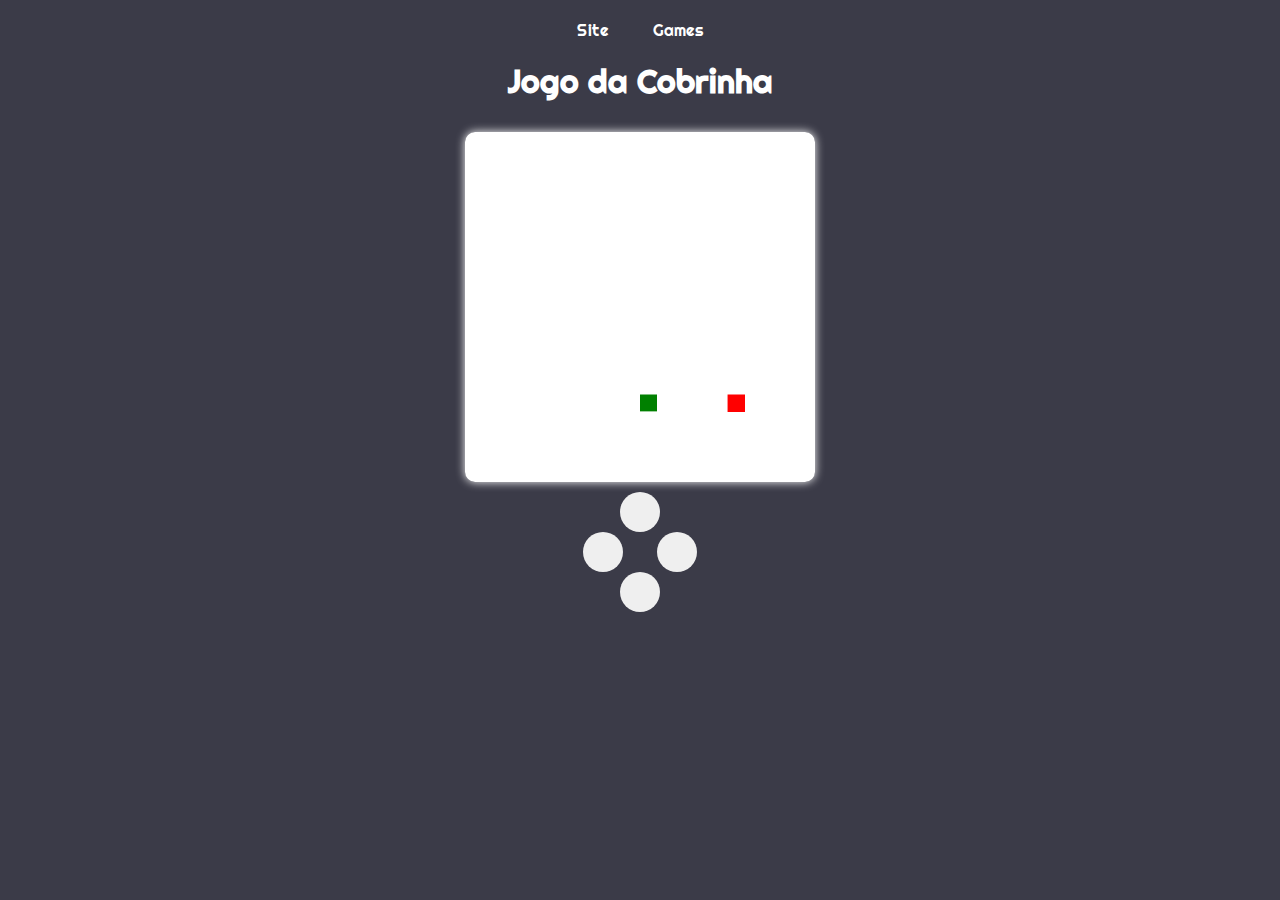
<file: jogo-da-cobrinha/index.html>
<!DOCTYPE html>
<html lang="pt-br">

<head>
    <meta charset="UTF-8">
    <meta http-equiv="X-UA-Compatible" content="IE=edge">
    <meta name="viewport" content="width=device-width, initial-scale=1.0">

    <link rel="stylesheet" href="style.css">
    <link rel="stylesheet" href="https://fonts.googleapis.com/icon?family=Material+Icons">
    <link rel="icon" href="../img/snake.ico">

    <title>Jogo da Cobrinha</title>

    <script>

    </script>
</head>

<body>

    <div id="buttons">
        <a href="/index.html">Site</a>
        <a href="/games.html">Games</a>
    </div>

    <h1>Jogo da Cobrinha</h1>
    <canvas id="stage" width="600" height="600"></canvas>



    <script src="script.js"></script>

    <!-- buttons for mobile -->
    <div class="buttons-game">
        <button class="praCima">
            <span class="material-icons">
                north
                </span>
        </button>

        <div>
            <button class="praEsquerda" style="margin-right: 30px;">
                <span class="material-icons">
                    west
                    </span>
            </button>

            <button class="praDireita">
                <span class="material-icons">
                    east
                    </span>
            </button>
        </div>

        <button class="praBaixo">
            <span class="material-icons">
                south
                </span>
        </button>
    </div>
</body>

</html>
</file>
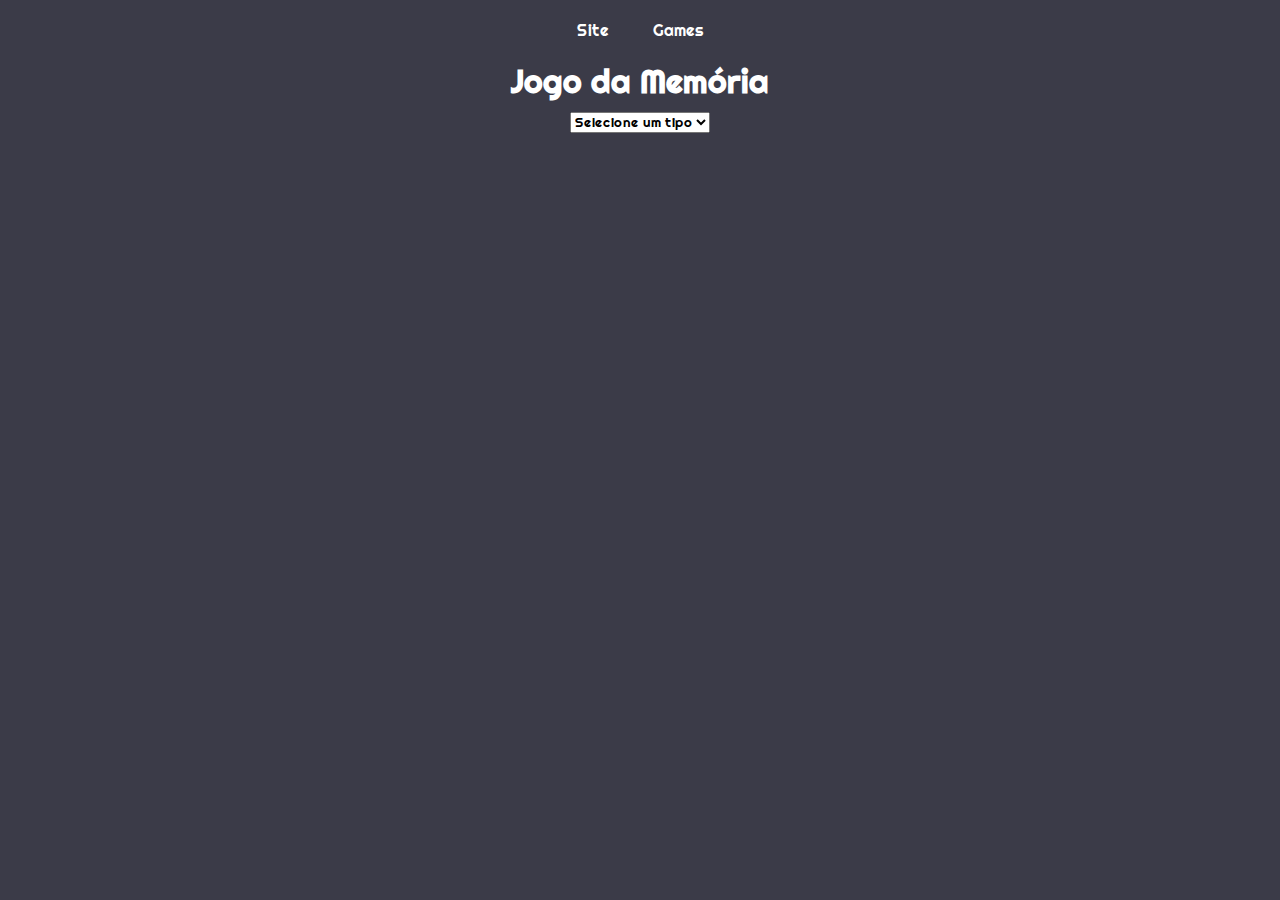
<file: jogo-da-memoria/index.html>
<!DOCTYPE html>
<html lang="pt-br">

<head>
    <meta charset="UTF-8">
    <meta http-equiv="X-UA-Compatible" content="IE=edge">
    <meta name="viewport" content="width=device-width, initial-scale=1.0">
    <title>Jogo da Memória</title>
    <link rel="stylesheet" href="style.css">
    <link href="https://fonts.googleapis.com/css2?family=Righteous&display=swap" rel="stylesheet">
    <link rel="icon" href="../img/cerebro.ico">

</head>

<body>
    <div id="buttons">
        <a href="/index.html">Site</a>
        <a href="/games.html">Games</a>
    </div>
    <h1>Jogo da Memória</h1>
    <div class="alinhaCentro">
        <select id="tipoSelecionado" onchange="selecionaTipo()">
            <option selected disabled>Selecione um tipo</option>
            <option value="tecnologias">Tecnologias</option>
            <option value="animais">Animais</option>
        </select>
    </div>

    <div id="gameBoard">
        <!-- <div id="1uh23uh41u4h" class="card" data-icon="bootstrap">
                <div class="card_front">
                    <img src="img/bootstrap.png">
                </div>
        
                <div class="card_back">
                    &lt / &gt
                </div>
            </div> -->
    </div>



    <div id="gameOver">
        <div>
            Parabéns, você completou o jogo!
        </div>
        <button id="restart" onclick="restart()">Restart</button>
    </div>

    <script src="game.js"></script>
    <script src="script.js"></script>
</body>

</html>
</file>
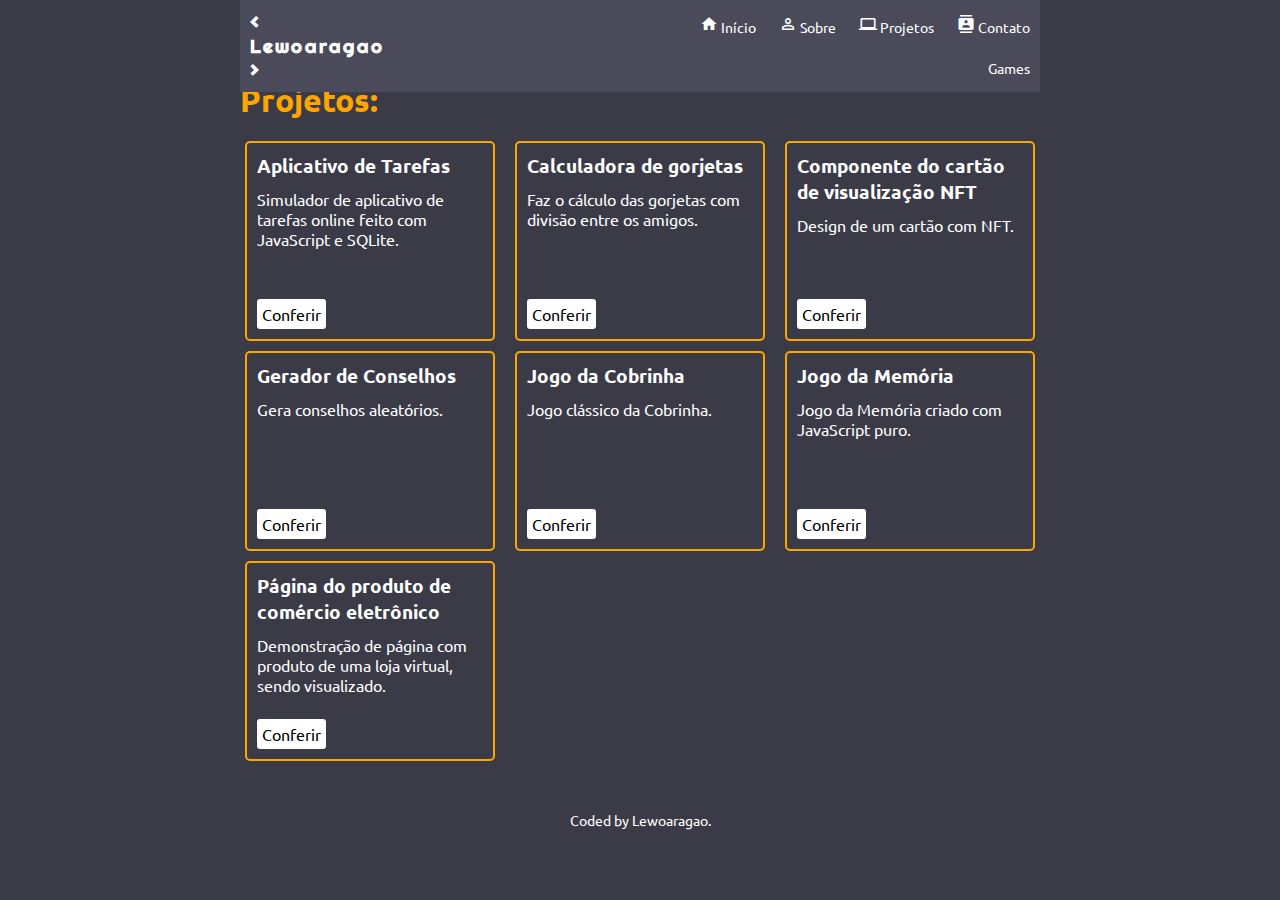
<file: projetos/index.html>
<!DOCTYPE html>
<html lang="pt-br">

<head>
    <!-- START SEO -->
    <!-- google start -->
    <!-- Google Tag Manager -->
    <script>
        (function (w, d, s, l, i) {
            w[l] = w[l] || [];
            w[l].push({
                'gtm.start': new Date().getTime(),
                event: 'gtm.js'
            });
            var f = d.getElementsByTagName(s)[0],
                j = d.createElement(s),
                dl = l != 'dataLayer' ? '&l=' + l : '';
            j.async = true;
            j.src =
                'https://www.googletagmanager.com/gtm.js?id=' + i + dl;
            f.parentNode.insertBefore(j, f);
        })(window, document, 'script', 'dataLayer', 'GTM-T48CBWD');
    </script>
    <!-- End Google Tag Manager -->
    
     <!-- Global site tag (gtag.js) - Google Analytics -->
     <script async src="https://www.googletagmanager.com/gtag/js?id=UA-220983904-1">
    </script>
    <script>
        window.dataLayer = window.dataLayer || [];

        function gtag() {
            dataLayer.push(arguments);
        }
        gtag('js', new Date());

        gtag('config', 'UA-220983904-1');
    </script>
    <!-- google end -->

    <meta charset="UTF-8">
    <meta http-equiv="X-UA-Compatible" content="IE=edge">
    <meta name="viewport" content="width=device-width, initial-scale=1.0">
    <meta name="lewoaragao" content="lewoaragao">
    <meta name="description" content="Oi, eu sou o Leonardo Aragão Desenvolvedor Front-end e Designer UX / UI.">
    <meta name="keywords"
        content="lewoaragao, leonardo aragao, leo aragao, sites, web, desenvolvimento, frontend, ui designer, ux designer, ux, designer programador, iuricode, front-end, designer, ui, leonardo, freelancer, freela, website, portfólio, portfolio, criacao de site">
    <meta name="robots" content="index, follow">
    <meta name="copyright" content="lewoaragao 2022">
    <meta name="revised" content="03/03/2022">
    <meta property="og:image" content="https://lewoaragao.com.br/img/imagem-site-lewoaragao.png">
    <meta property="og:title" content="Lewoaragao - Desenvolvedor Front-end e Designer UX / UI">
    <meta property="og:description" content="Desenvolvedor Front-end e Designer UX / UI">
    <title>Lewoaragao | Desenvolvedor Front-end | Designer UX / UI | Criação de Sites</title>
    <!-- END SEO -->

    <link rel="stylesheet" href="styleProjetos.css">
    <link rel="stylesheet" href="../style.css">
    <link href="https://fonts.googleapis.com/icon?family=Material+Icons" rel="stylesheet">
    <link rel="icon" href="/img/favicon_io/favicon.ico" />
    <link rel="mask-icon" href="imgs/favicon_io/favicon.ico">
    <link rel="shortcut icon" href="imgs/favicon_io/favicon.ico">
</head>

<body>
    <!-- Google Tag Manager (noscript) -->
    <noscript><iframe src="https://www.googletagmanager.com/ns.html?id=GTM-T48CBWD" height="0" width="0"
            style="display:none;visibility:hidden"></iframe></noscript>
    <!-- End Google Tag Manager (noscript) -->

    <nav>
        <div class="logo">
            <a href="#">
                <h3>&lt; Lewoaragao &gt;</h3>
            </a>
        </div>

        <button class="menu-mobile">
            <span class="material-icons">
                menu
                </span>
        </button>
        <ul class="menu">
            <li>
                <a href="#home">
                    <span class="material-icons" style="font-size: 18px; line-height: 1;">
                        home
                    </span> Início
                </a>
            </li>
            <li class="sobre">
                <a href="/index.html#minhaVida">
                    <span class="material-icons" style="font-size: 18px; line-height: 1;">
                        perm_identity
                    </span> Sobre
                </a>

                <ul>
                    <li><a href="/index.html#minhaVida">Minha vida</a></li>
                    <li><a href="/index.html#habilidades">Habilidades</a></li>
                    <li><a href="/index.html#tecnologias">Tecnologias</a></li>
                </ul>
            </li>

            <li>
                <a href="#">
                    <span class="material-icons" style="font-size: 18px; line-height: 1;">
                        laptop
                    </span> Projetos
                </a>
            </li>

            <li> <a href="/index.html#contato">
                    <span class="material-icons" style="font-size: 18px;">
                        contacts
                    </span> Contato
                </a>
            </li>

            <li class="games">
                <a href="/games.html">
                    <span class="material-icons" style="font-size: 18px;">
                        sports_esports
                    </span> Games
                </a>

                <ul>
                    <li><a href="/projetos/jogo-da-memoria/index.html">Jogo da Memória</a></li>
                    <li><a href="/projetos/jogo-da-cobrinha/index.html">Jogo da Cobrinha</a></li>
                </ul>
            </li>
        </ul>
    </nav>

    <section class="containerProjetos">
        <div>
            <h1>Projetos:</h1>

            <div id="apresentacaoProjetos">
                <div>
                    <h3>Aplicativo de Tarefas</h3>
                    <p>
                        Simulador de aplicativo de tarefas online
                        feito com JavaScript e SQLite.
                    </p>
                    <a href="https://lewoaragao.github.io/APP-DE-TAREFAS/">Conferir</a>
                </div>

                <div>
                    <h3>Calculadora de gorjetas</h3>
                    <p>
                        Faz o cálculo das gorjetas com divisão
                        entre os amigos.
                    </p>
                    <a href="CALCULADORA-DE-GORJETAS/index.html">Conferir</a>
                </div>

                <div>
                    <h3>Componente do cartão de visualização NFT</h3>
                    <p>
                        Design de um cartão com NFT.
                    </p>
                    <a href="COMPONENTE-DO-CARTAO-DE-VISUALIZACAO-NFT/index.html">Conferir</a>
                </div>

                <div>
                    <h3>Gerador de Conselhos</h3>
                    <p>
                        Gera conselhos aleatórios.
                    </p>
                    <a href="gerador-de-conselhos/index.html">Conferir</a>
                </div>

                <div>
                    <h3>Jogo da Cobrinha</h3>
                    <p>
                        Jogo clássico da Cobrinha.
                    </p>
                    <a href="jogo-da-cobrinha/index.html">Conferir</a>
                </div>

                <div>
                    <h3>Jogo da Memória</h3>
                    <p>
                        Jogo da Memória criado com JavaScript puro.
                    </p>
                    <a href="jogo-da-memoria/index.html">Conferir</a>
                </div>

                <div>
                    <h3>Página do produto de comércio
                        eletrônico</h3>
                    <p>
                        Demonstração de página com produto de uma
                        loja virtual, sendo visualizado.
                    </p>
                    <a href="jogo-da-memoria/index.html">Conferir</a>
                </div>
            </div>
        </div>

        <div class="attribution margin-top">
            Coded by <a href="https://www.github.com/lewoaragao" target="_blank">Lewoaragao</a>.
        </div>
    </section>
</body>

</html>
</file>
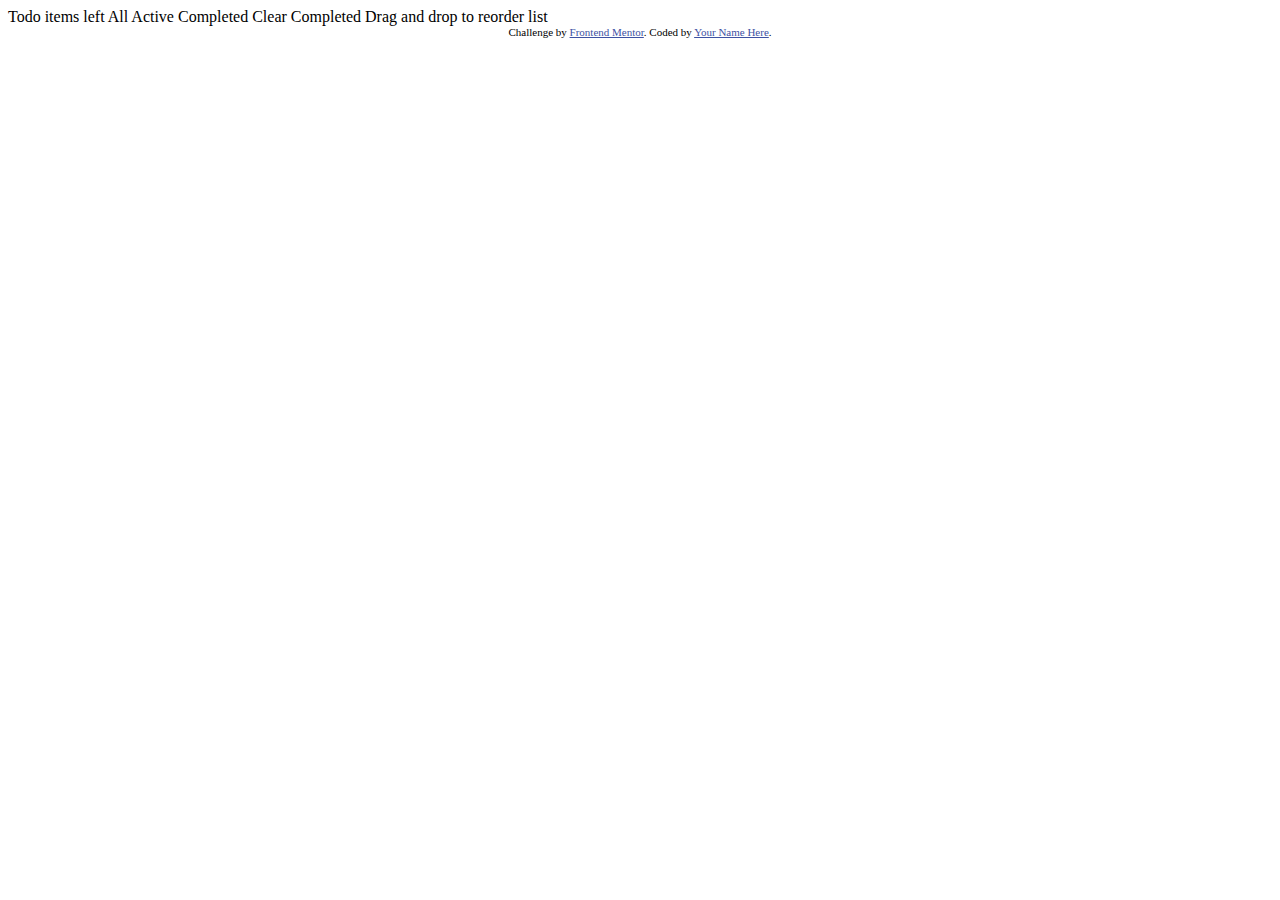
<file: projetos/APLICATIVO-DE-TAREFAS/index.html>
<!DOCTYPE html>
<html lang="en">
<head>
  <meta charset="UTF-8">
  <meta name="viewport" content="width=device-width, initial-scale=1.0"> <!-- displays site properly based on user's device -->

  <link rel="icon" type="image/png" sizes="32x32" href="./images/favicon-32x32.png">
  
  <title>Frontend Mentor | Todo app</title>

  <!-- Feel free to remove these styles or customise in your own stylesheet 👍 -->
  <style>
    .attribution { font-size: 11px; text-align: center; }
    .attribution a { color: hsl(228, 45%, 44%); }
  </style>
</head>
<body>

  Todo

  <!-- Add dynamic number --> items left

  All
  Active 
  Completed

  Clear Completed

  Drag and drop to reorder list

  <div class="attribution">
    Challenge by <a href="https://www.frontendmentor.io?ref=challenge" target="_blank">Frontend Mentor</a>. 
    Coded by <a href="#">Your Name Here</a>.
  </div>
</body>
</html>
</file>
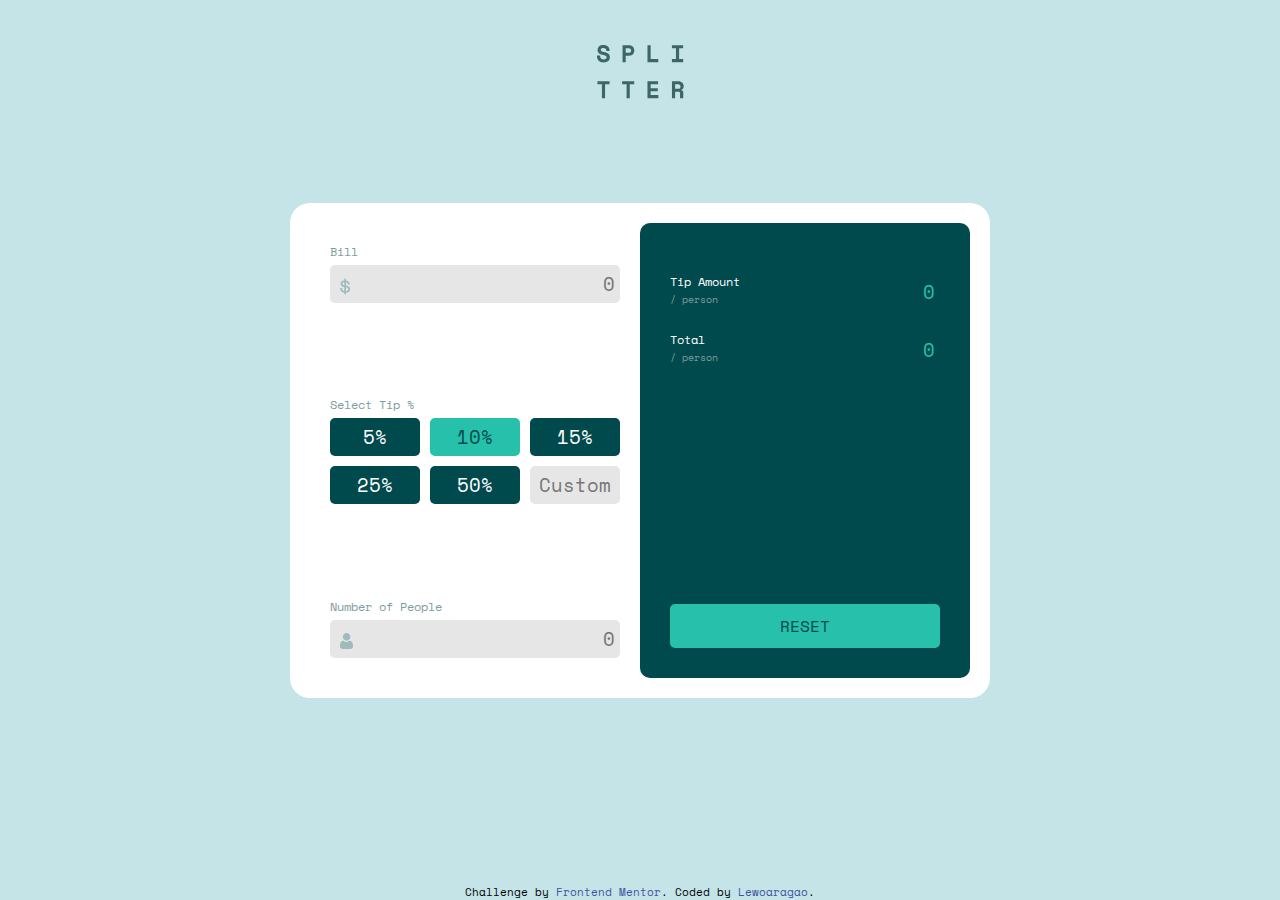
<file: projetos/CALCULADORA-DE-GORJETAS/index.html>
<!DOCTYPE html>
<html lang="en">

<head>
  <meta charset="UTF-8">
  <meta name="viewport" content="width=device-width, initial-scale=1.0">
  <link rel="icon" type="image/png" sizes="32x32" href="./images/favicon-32x32.png">
  <title>Frontend Mentor | Tip calculator app</title>
  <link rel="stylesheet" href="style.css">
</head>

<body>


  <div class="container">
    <div class="logo">
      <svg xmlns="http://www.w3.org/2000/svg" width="87" height="54">
        <path fill="#3D6666"
          d="M6.72 17.472c.944 0 1.792-.12 2.544-.36s1.392-.584 1.92-1.032a4.476 4.476 0 001.212-1.62c.28-.632.42-1.34.42-2.124v-.288c0-1.472-.464-2.584-1.392-3.336-.928-.752-2.272-1.288-4.032-1.608a14.615 14.615 0 01-1.74-.408c-.456-.144-.824-.308-1.104-.492-.28-.184-.476-.392-.588-.624a1.771 1.771 0 01-.168-.78c0-.56.232-1.004.696-1.332.464-.328 1.096-.492 1.896-.492.944 0 1.676.248 2.196.744.52.496.78 1.08.78 1.752v.576h3.168v-.864a5 5 0 00-.396-1.968 4.762 4.762 0 00-1.176-1.656C10.436 1.08 9.792.7 9.024.42 8.256.14 7.376 0 6.384 0c-.88 0-1.676.12-2.388.36s-1.32.576-1.824 1.008c-.504.432-.896.94-1.176 1.524-.28.584-.42 1.22-.42 1.908v.144c0 .832.144 1.536.432 2.112a3.978 3.978 0 001.212 1.44c.52.384 1.132.692 1.836.924.704.232 1.48.42 2.328.564.64.112 1.168.248 1.584.408.416.16.744.34.984.54s.408.424.504.672c.096.248.144.508.144.78 0 .576-.232 1.072-.696 1.488-.464.416-1.176.624-2.136.624-1.232 0-2.14-.3-2.724-.9-.584-.6-.876-1.404-.876-2.412v-.576H0v.72c0 .88.144 1.692.432 2.436a5.47 5.47 0 001.272 1.944c.56.552 1.26.984 2.1 1.296.84.312 1.812.468 2.916.468zm22-.336V10.8h3.408c.864 0 1.616-.144 2.256-.432a4.707 4.707 0 001.596-1.14 4.833 4.833 0 00.96-1.608c.216-.6.324-1.212.324-1.836v-.576c0-.608-.108-1.204-.324-1.788a4.625 4.625 0 00-.96-1.56A4.737 4.737 0 0034.384.756c-.64-.28-1.392-.42-2.256-.42h-6.576v16.8h3.168zm3.096-9.36H28.72V3.36h3.096c.704 0 1.26.192 1.668.576.408.384.612.88.612 1.488v.288c0 .608-.204 1.104-.612 1.488-.408.384-.964.576-1.668.576zm29.464 9.36v-3.024h-7.632V.336H50.48v16.8h10.8zm24.88 0v-3.024h-4.032V3.36h4.032V.336H74.928V3.36h4.032v10.752h-4.032v3.024H86.16zm-78.096 36V39.36h4.464v-3.024H.432v3.024h4.464v13.776h3.168zm24.688 0V39.36h4.464v-3.024H25.12v3.024h4.464v13.776h3.168zm28.624 0v-3.024h-7.728v-3.888H60.8V43.2h-7.152v-3.84h7.44v-3.024H50.48v16.8h10.896zm16.744 0V46.8h3.648c.464 0 .796.12.996.36.2.24.3.552.3.936v5.04h3.168v-5.808c0-.56-.164-1.024-.492-1.392-.328-.368-.772-.584-1.332-.648v-.432c.768-.32 1.336-.78 1.704-1.38a3.63 3.63 0 00.552-1.932v-.576c0-.64-.116-1.24-.348-1.8a4.332 4.332 0 00-1.008-1.476c-.44-.424-.988-.756-1.644-.996-.656-.24-1.416-.36-2.28-.36h-6.432v16.8h3.168zm3.024-9.36H78.12V39.36h3.024c.768 0 1.352.204 1.752.612.4.408.6.892.6 1.452v.288c0 .656-.2 1.164-.6 1.524-.4.36-.984.54-1.752.54z" />
      </svg>
    </div>

    <div class="content">
      <div class="content-left">
        <div>
          <p>Bill</p>
          <label for="bill" class="number">
            <input class="input" id="bill" type="number" placeholder="0" autocomplete="off">
            <svg xmlns="http://www.w3.org/2000/svg" width="11" height="17"><path fill="#9EBBBD" d="M6.016 16.328v-1.464c1.232-.08 2.22-.444 2.964-1.092.744-.648 1.116-1.508 1.116-2.58v-.144c0-.992-.348-1.772-1.044-2.34-.696-.568-1.708-.932-3.036-1.092V4.184c.56.144 1.012.4 1.356.768.344.368.516.816.516 1.344v.288h1.824v-.432c0-.448-.088-.876-.264-1.284a3.783 3.783 0 00-.744-1.116A4.251 4.251 0 007.54 2.9a5.324 5.324 0 00-1.524-.492V.872H4.288V2.36a5.532 5.532 0 00-1.416.324c-.448.168-.84.392-1.176.672-.336.28-.604.616-.804 1.008-.2.392-.3.844-.3 1.356v.144c0 .96.316 1.708.948 2.244.632.536 1.548.884 2.748 1.044v3.912c-.704-.16-1.248-.472-1.632-.936-.384-.464-.576-1.08-.576-1.848v-.288H.256v.576c0 .464.08.924.24 1.38.16.456.404.88.732 1.272.328.392.744.728 1.248 1.008s1.108.476 1.812.588v1.512h1.728zM4.288 7.424c-.688-.128-1.164-.332-1.428-.612-.264-.28-.396-.644-.396-1.092 0-.464.176-.832.528-1.104.352-.272.784-.448 1.296-.528v3.336zm1.728 5.712V9.344c.768.128 1.328.328 1.68.6.352.272.528.688.528 1.248 0 .544-.196.984-.588 1.32-.392.336-.932.544-1.62.624z"/></svg>
          </label>
        </div>
  
        <div>
          <p>Select Tip %</p>
          <div id="selectTip">
            <button class="porcent" value="5">5%</button>
            <button class="porcent btnActive" value="10">10%</button>
            <button class="porcent" value="15">15%</button>
            <button class="porcent" value="25">25%</button>
            <button class="porcent" value="50">50%</button>
            <input class="input" id="input-custom" type="number" placeholder="Custom" autocomplete="off">
          </div>
        </div>
  
        <div id="numberOfPeople">
          <p>Number of People <span id="txtAlertZero">Can't be zero</span></p>
          <label for="number" class="number">
            <input class="input" id="number" type="number" placeholder="0" autocomplete="off">
            <svg xmlns="http://www.w3.org/2000/svg" width="13" height="16"><path fill="#9EBBBD" d="M9.573 7.729c.406 0 .784.07 1.126.209.342.14.639.33.881.569.232.227.438.503.614.82a5.1 5.1 0 01.407.949c.097.312.178.654.242 1.016.062.359.105.699.126 1.011.02.307.031.624.031.945 0 .836-.259 1.512-.768 2.01-.504.492-1.17.742-1.98.742H2.748c-.81 0-1.477-.25-1.98-.742C.259 14.76 0 14.084 0 13.248c0-.322.01-.64.032-.945.02-.312.063-.652.126-1.01.063-.363.144-.705.242-1.017.1-.323.238-.643.407-.948.176-.318.382-.594.613-.821.243-.238.54-.43.882-.57.342-.138.72-.208 1.125-.208.16 0 .313.067.61.265.183.123.397.264.636.421.204.134.48.259.822.372.333.11.671.167 1.005.167a3.19 3.19 0 001.006-.167c.341-.113.618-.238.822-.372l.636-.42c.296-.2.45-.266.61-.266zM6.598 0C7.63 0 8.522.38 9.252 1.129s1.1 1.666 1.1 2.724c0 1.06-.37 1.976-1.1 2.725-.73.75-1.623 1.13-2.654 1.13-1.03 0-1.924-.38-2.653-1.13-.73-.749-1.1-1.666-1.1-2.725 0-1.058.37-1.975 1.1-2.724C4.675.379 5.567 0 6.598 0z"/></svg>
          </label>
        </div>
      </div>
  
      <div class="content-right">
        <div>
          <div>
            <p>Tip Amount<br>
              <span>/ person</span>
            </p>
            <input id="tipAmountPerson" type="text" placeholder="Tip Amount" readonly>
          </div>
    
          <div>
            <p>Total<br>
              <span>/ person</span>
            </p>
            <input id="totalPerson" type="text" placeholder="Total" readonly>
          </div>
        </div>
  
        <button id="btnReset">Reset</button>
      </div>
    </div>

    
  </div>

  <div class="attribution">
    Challenge by <a href="https://www.frontendmentor.io?ref=challenge" target="_blank">Frontend Mentor</a>.
    Coded by <a href="https://www.github.com/lewoaragao" target="_blank">Lewoaragao</a>.
  </div>

<script src="script.js"></script>
</body>

</html>
</file>
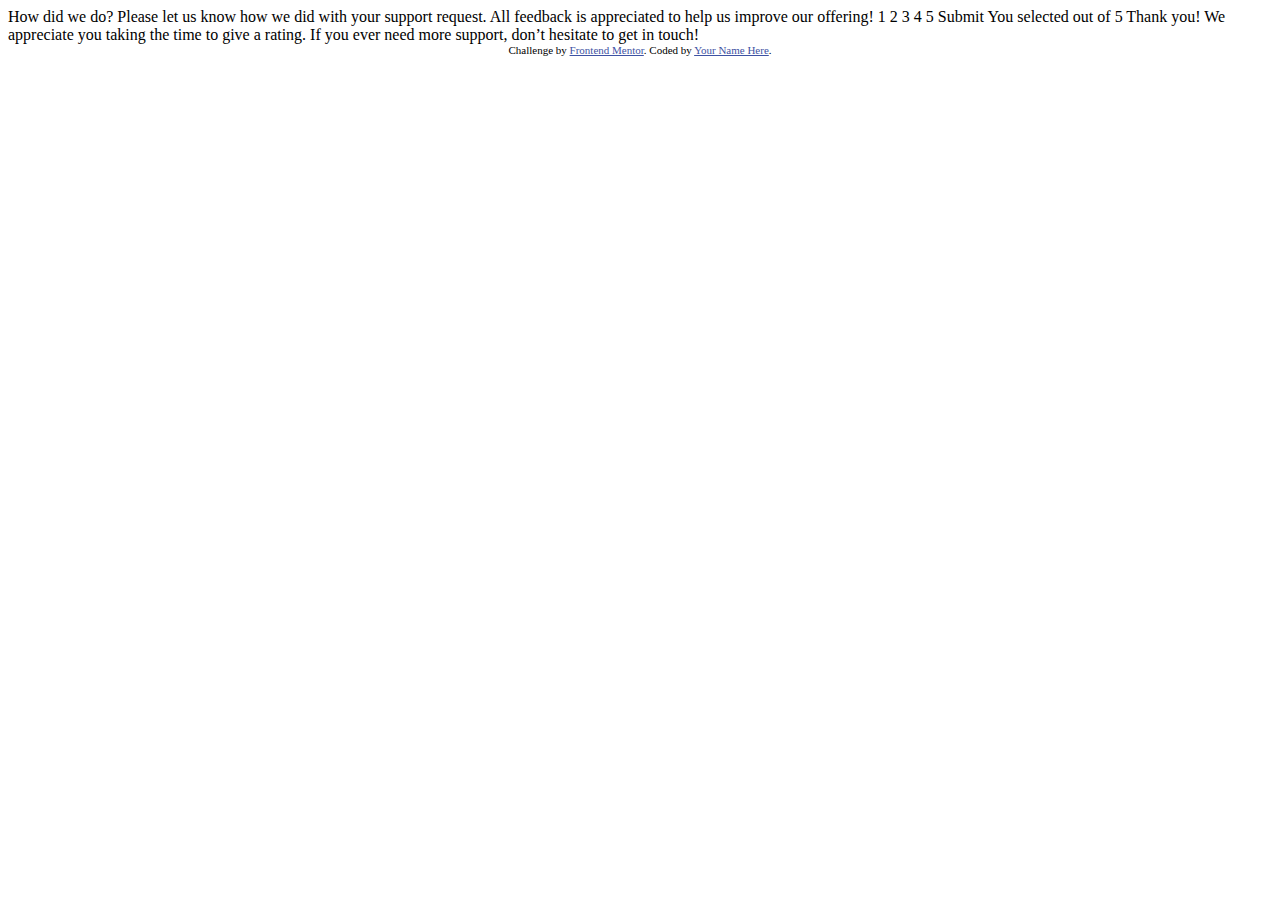
<file: projetos/COMPONENTE-DE-CLASSIFICACAO/index.html>
<!DOCTYPE html>
<html lang="en">
<head>
  <meta charset="UTF-8">
  <meta name="viewport" content="width=device-width, initial-scale=1.0"> <!-- displays site properly based on user's device -->

  <link rel="icon" type="image/png" sizes="32x32" href="./images/favicon-32x32.png">
  
  <title>Frontend Mentor | Interactive rating component</title>

  <!-- Feel free to remove these styles or customise in your own stylesheet 👍 -->
  <style>
    .attribution { font-size: 11px; text-align: center; }
    .attribution a { color: hsl(228, 45%, 44%); }
  </style>
</head>
<body>

  <!-- Rating state start -->

  How did we do?

  Please let us know how we did with your support request. All feedback is appreciated 
  to help us improve our offering!

  1 2 3 4 5

  Submit

  <!-- Rating state end -->

  <!-- Thank you state start -->

  You selected <!-- Add rating here --> out of 5

  Thank you!

  We appreciate you taking the time to give a rating. If you ever need more support, 
  don’t hesitate to get in touch!

  <!-- Thank you state end -->

  
  <div class="attribution">
    Challenge by <a href="https://www.frontendmentor.io?ref=challenge" target="_blank">Frontend Mentor</a>. 
    Coded by <a href="#">Your Name Here</a>.
  </div>
</body>
</html>
</file>
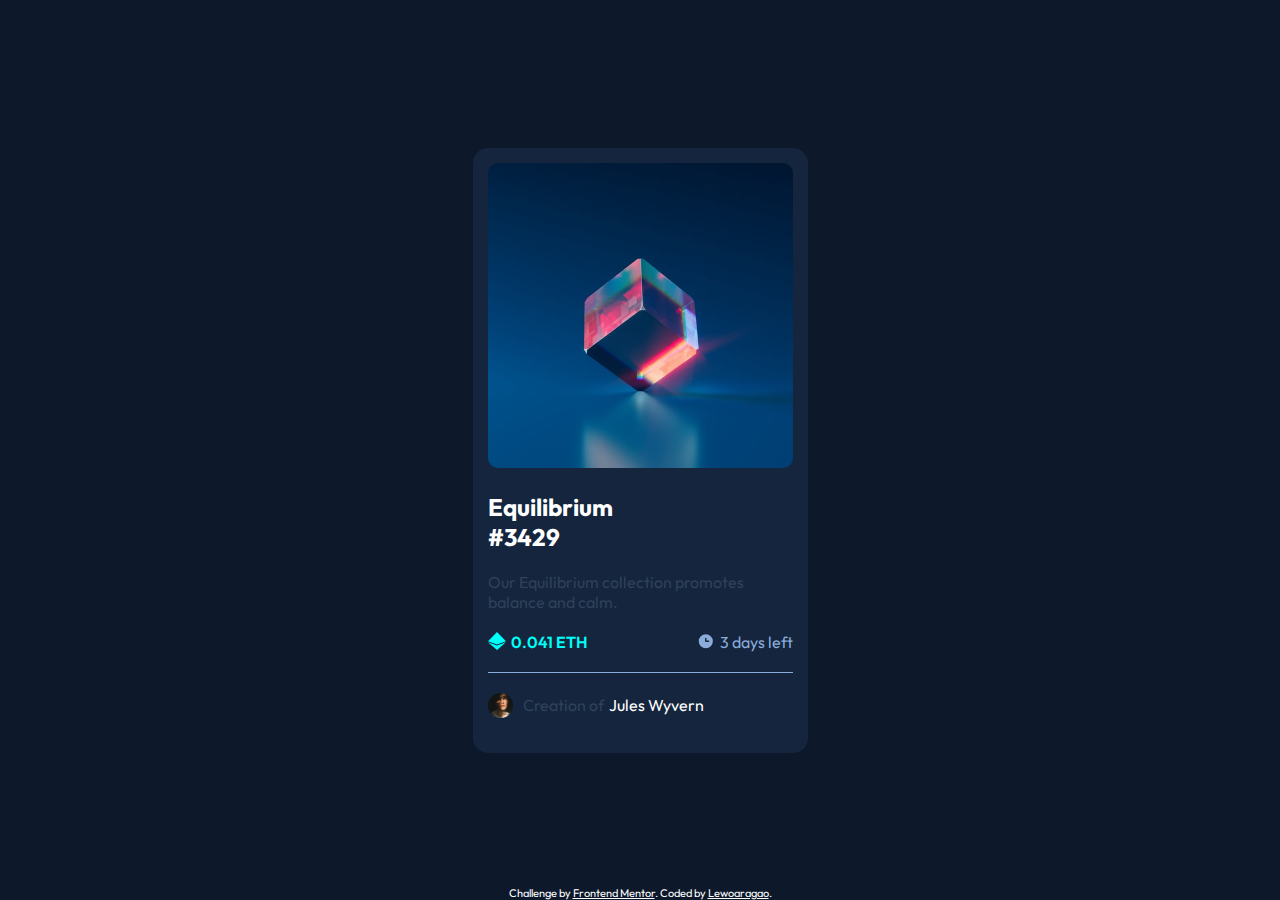
<file: projetos/COMPONENTE-DO-CARTAO-DE-VISUALIZACAO-NFT/index.html>
<!DOCTYPE html>
<html lang="en">
<head>
  <meta charset="UTF-8">
  <meta name="viewport" content="width=device-width, initial-scale=1.0">
  <link rel="icon" type="image/png" sizes="32x32" href="./images/favicon-32x32.png">
  
  <title>Frontend Mentor | NFT preview card component</title>

  <link rel="stylesheet" href="style.css">
</head>
<body>

  <div class="container">
    <div class="image">
      <img src="images/image-equilibrium.jpg" alt="Image NFT">
      <img src="images/icon-view.svg" alt="Eye icon">
    </div>
    <h2>Equilibrium #3429</h2>
    <p>Our Equilibrium collection promotes balance and calm.</p>

    <div class="value">
      <div class="eth"><img src="images/icon-ethereum.svg" alt="ETH icon"><div>0.041 ETH</div></div>
      <div class="days"><img src="images/icon-clock.svg" alt="Clock icon"> <div>3 days left</div></div>
    </div>
    
    <div class="creator">
      <img src="images/image-avatar.png" alt="NFT creator photo">
      <div class="creator-text">Creation of <div class="name-creator">Jules Wyvern</div></div>
    </div>
  </div>

  <div class="attribution">
    Challenge by <a href="https://www.frontendmentor.io?ref=challenge" target="_blank">Frontend Mentor</a>. 
    Coded by <a href="https://www.github.com/lewoaragao" target="_blank">Lewoaragao</a>.
  </div>
</body>
</html>
</file>
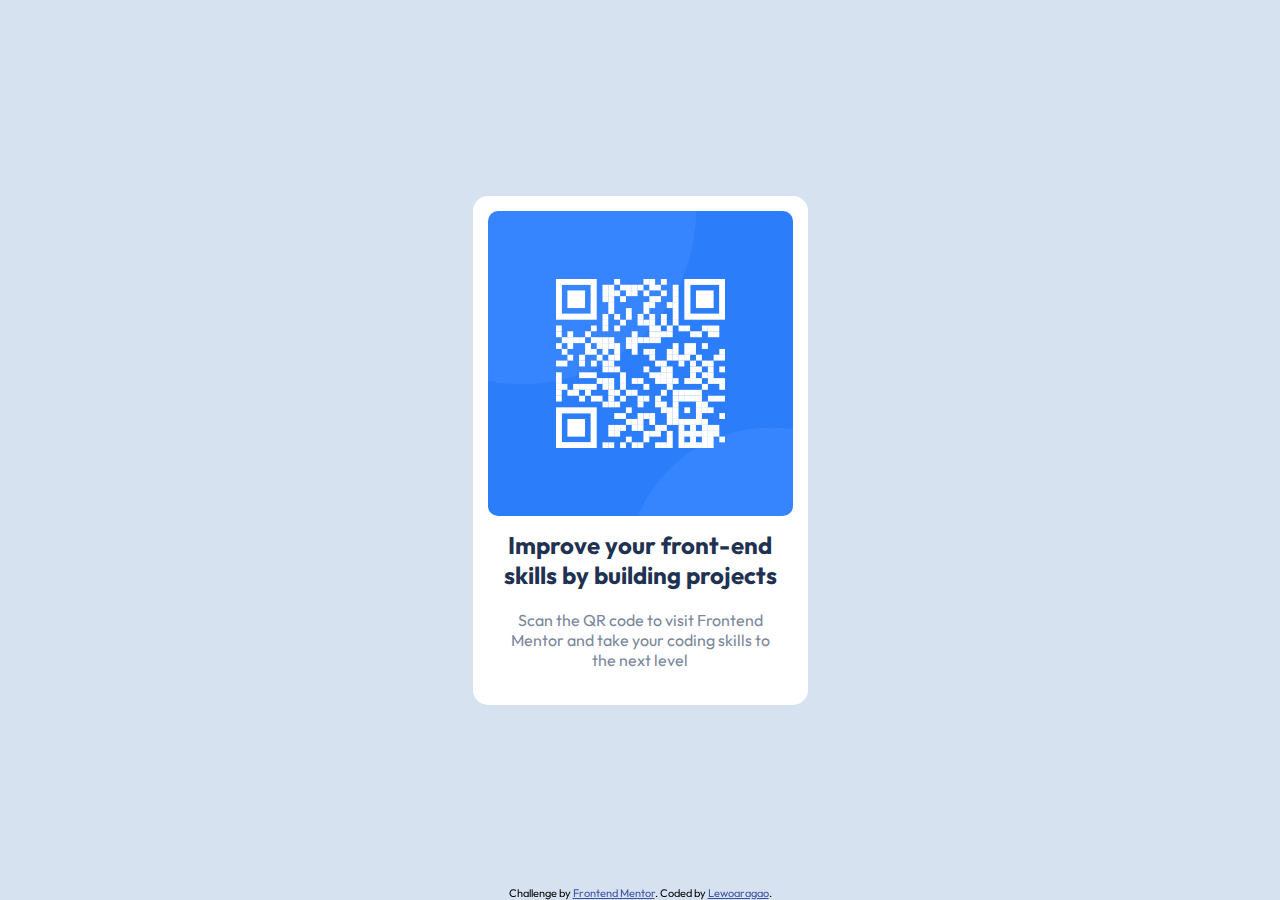
<file: projetos/COMPONENTE-QR-CODE/index.html>
<!DOCTYPE html>
<html lang="en">

<head>
  <meta charset="UTF-8">
  <meta name="viewport" content="width=device-width, initial-scale=1.0">
  <link rel="icon" type="image/png" sizes="32x32" href="./images/favicon-32x32.png">

  <title>Frontend Mentor | QR code component</title>

  <link rel="stylesheet" href="style.css">
</head>

<body>

  <div class="container">
      <div class="content">
        <img src="images/image-qr-code.png" alt="QR Code">
        <h2>Improve your front-end skills by building projects</h2>
        <p>Scan the QR code to visit Frontend Mentor and take your coding skills to the next level</p>
      </div>
  </div>

  <div class="attribution">
    Challenge by <a href="https://www.frontendmentor.io?ref=challenge" target="_blank">Frontend Mentor</a>.
    Coded by <a href="https://www.github.com/lewoaragao" target="_blank">Lewoaragao</a>.
  </div>
</body>

</html>
</file>
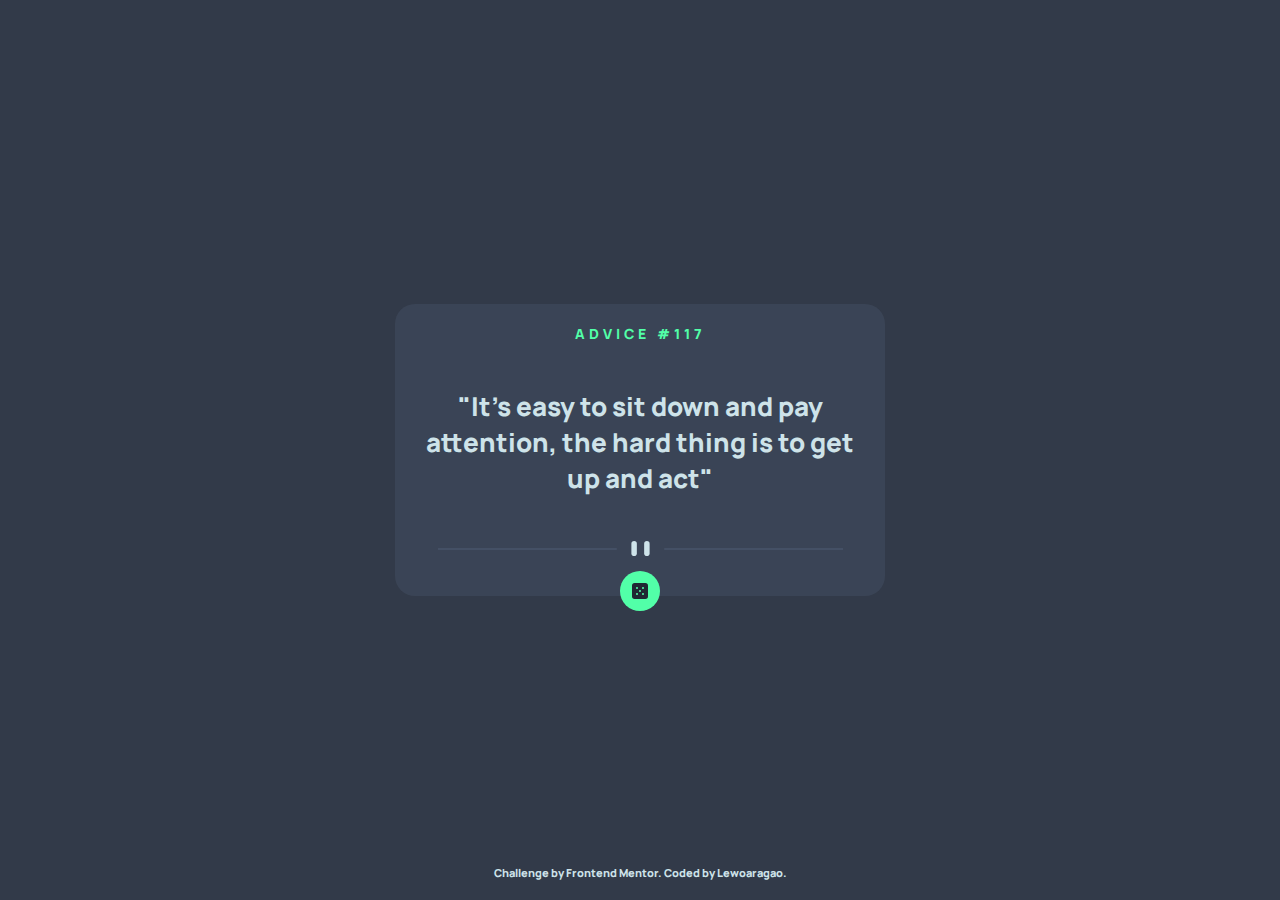
<file: projetos/gerador-de-conselhos/index.html>
<!DOCTYPE html>
<html lang="en">
<head>
  <meta charset="UTF-8">
  <meta name="viewport" content="width=device-width, initial-scale=1.0">
  <link rel="icon" type="image/png" sizes="32x32" href="./images/favicon-32x32.png">
  
  <title>Frontend Mentor | Advice generator app</title>

  <link rel="stylesheet" href="style.css">
</head>
<body>

  <!-- Advice # Advice ID goes here

  " Advice text goes here "-->

  <div class="container">
    <h3>Advice #<span class="idConselho">117</span></h3>
    <h1><span class="conselho">"It's easy to sit down and pay attention, the hard thing is to get up and act"</span></h1>
    <img class="divisoria" src="images/pattern-divider-desktop.svg" alt="Divisoria">
    <button class="btnDado"><img class="dado" src="images/icon-dice.svg" alt="Imagem de dado"></button>
  </div>
  
  <div class="attribution">
    Challenge by <a href="https://www.frontendmentor.io/challenges/advice-generator-app-QdUG-13db/hub/advice-generator-app-V7s9LX8BC" target="_blank">Frontend Mentor</a>. 
    Coded by <a href="https://www.github.com/lewoaragao" target="_blank">Lewoaragao</a>.
  </div>

  <script src="script.js"></script>
</body>
</html>
</file>
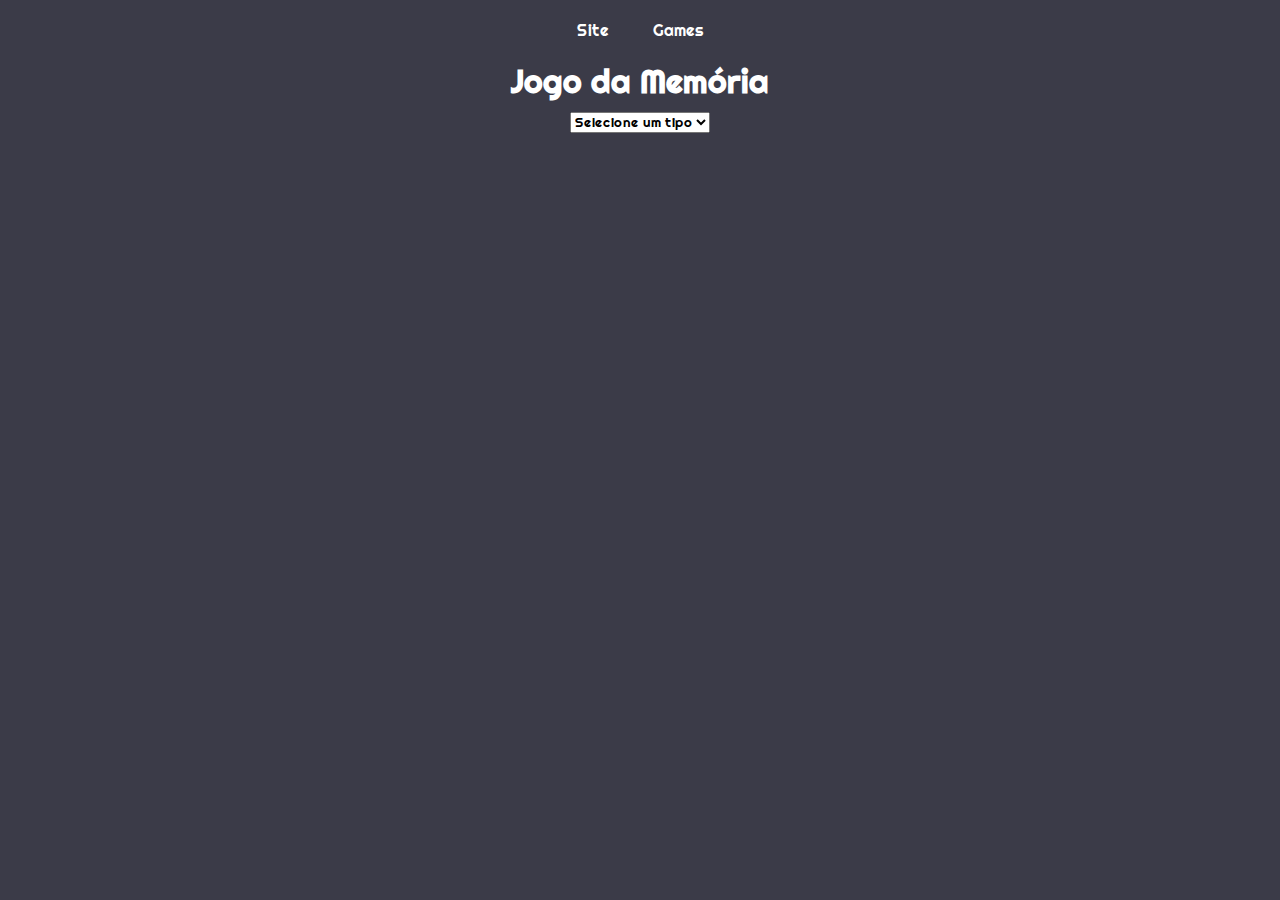
<file: projetos/jogo-da-memoria/index.html>
<!DOCTYPE html>
<html lang="pt-br">

<head>
    <meta charset="UTF-8">
    <meta http-equiv="X-UA-Compatible" content="IE=edge">
    <meta name="viewport" content="width=device-width, initial-scale=1.0">
    <title>Jogo da Memória</title>
    <link rel="stylesheet" href="style.css">
    <link href="https://fonts.googleapis.com/css2?family=Righteous&display=swap" rel="stylesheet">
    <link rel="icon" href="../img/cerebro.ico">

</head>

<body>
    <div id="buttons">
        <a href="/index.html">Site</a>
        <a href="/games.html">Games</a>
    </div>
    <h1>Jogo da Memória</h1>
    <div class="alinhaCentro">
        <select id="tipoSelecionado" onchange="selecionaTipo()">
            <option selected disabled>Selecione um tipo</option>
            <option value="tecnologias">Tecnologias</option>
            <option value="animais">Animais</option>
            <option value="flores">Flores</option>
        </select>
    </div>

    <div id="gameBoard">
        <!-- <div id="1uh23uh41u4h" class="card" data-icon="bootstrap">
                <div class="card_front">
                    <img src="img/bootstrap.png">
                </div>
        
                <div class="card_back">
                    &lt / &gt
                </div>
            </div> -->
    </div>



    <div id="gameOver">
        <div>
            Parabéns, você completou o jogo!
        </div>
        <button id="restart" onclick="restart()">Restart</button>
    </div>

    <script src="game.js"></script>
    <script src="script.js"></script>
</body>

</html>
</file>
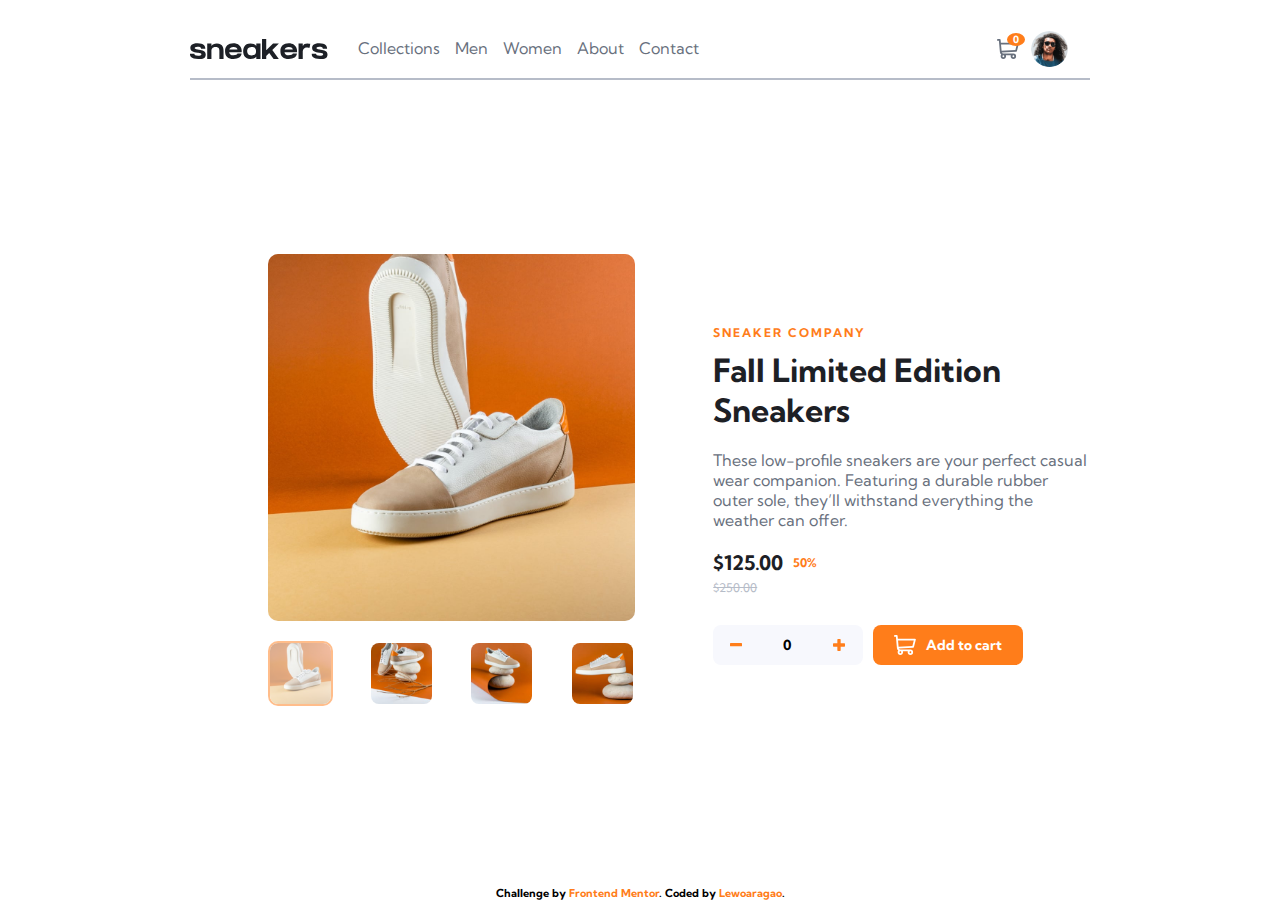
<file: projetos/PAGINA-DO-PRODUTO-DE-COMERCIO-ELETRONICO/index.html>
<!DOCTYPE html>
<html lang="en">

<head>
  <meta charset="UTF-8">
  <meta name="viewport" content="width=device-width, initial-scale=1.0">
  <link rel="icon" type="image/png" sizes="32x32" href="./images/favicon-32x32.png">

  <title>Frontend Mentor | E-commerce product page</title>

  <link rel="stylesheet" href="style.css">
</head>

<body>

  <div class="container">
    <nav>
      <div class="nav-left">
        <svg id="btnOpenMenu" width="16" height="15" xmlns="http://www.w3.org/2000/svg">
          <path d="M16 12v3H0v-3h16Zm0-6v3H0V6h16Zm0-6v3H0V0h16Z" fill="hsl(219, 9%, 45%)" fill-rule="evenodd" /></svg>
        <img src="images/logo.svg" alt="Logo Sneaker">
        <ul id="menu">
          <li id="btnCloseMenu"><svg width="14" height="15" xmlns="http://www.w3.org/2000/svg"><path d="m11.596.782 2.122 2.122L9.12 7.499l4.597 4.597-2.122 2.122L7 9.62l-4.595 4.597-2.122-2.122L4.878 7.5.282 2.904 2.404.782l4.595 4.596L11.596.782Z" fill="#69707D" fill-rule="evenodd"/></svg></li>
          <li>Collections</li>
          <li>Men</li>
          <li>Women</li>
          <li>About</li>
          <li>Contact</li>
        </ul>
      </div>
      <div class="nav-right">
        <div class="amount-cart">
          <input type="number" value="0" readonly>
        </div>
        <svg width="22" height="20" xmlns="http://www.w3.org/2000/svg">
          <path
            d="M20.925 3.641H3.863L3.61.816A.896.896 0 0 0 2.717 0H.897a.896.896 0 1 0 0 1.792h1l1.031 11.483c.073.828.52 1.726 1.291 2.336C2.83 17.385 4.099 20 6.359 20c1.875 0 3.197-1.87 2.554-3.642h4.905c-.642 1.77.677 3.642 2.555 3.642a2.72 2.72 0 0 0 2.717-2.717 2.72 2.72 0 0 0-2.717-2.717H6.365c-.681 0-1.274-.41-1.53-1.009l14.321-.842a.896.896 0 0 0 .817-.677l1.821-7.283a.897.897 0 0 0-.87-1.114ZM6.358 18.208a.926.926 0 0 1 0-1.85.926.926 0 0 1 0 1.85Zm10.015 0a.926.926 0 0 1 0-1.85.926.926 0 0 1 0 1.85Zm2.021-7.243-13.8.81-.57-6.341h15.753l-1.383 5.53Z"
            fill="hsl(219, 9%, 45%)" fill-rule="nonzero" /></svg>

        <div class="content-cart">
          <h4>Cart</h4>
          <div class="line"></div>
          <div class="content">
            Your cart is empty.
          </div>
        </div>
        <img src="images/image-avatar.png" alt="Profile picture" class="profile">
      </div>
    </nav>

    <div class="content">
      <div class="content-left">
        <div class="image-principal">
          <img id="image-principal" src="images/image-product-1.jpg" alt="Picture 1">
        </div>
        <div class="image-secondary" id="image-secondary">
          <img class="miniPicture image-active" src="images/image-product-1-thumbnail.jpg" alt="Mini Picture 1">
          <img class="miniPicture" src="images/image-product-2-thumbnail.jpg" alt="Mini Picture 2">
          <img class="miniPicture" src="images/image-product-3-thumbnail.jpg" alt="Mini Picture 3">
          <img class="miniPicture" src="images/image-product-4-thumbnail.jpg" alt="Mini Picture 4">
        </div>

        <div class="slider">
          <img src="images/image-product-1.jpg" alt="Product 1">
          <div class="buttons">
            <button class="btn-previous"><svg width="12" height="18" xmlns="http://www.w3.org/2000/svg"><path d="M11 1 3 9l8 8" stroke="#1D2026" stroke-width="3" fill="none" fill-rule="evenodd"/></svg></button>
            <button class="btn-next"><svg width="13" height="18" xmlns="http://www.w3.org/2000/svg"><path d="m2 1 8 8-8 8" stroke="#1D2026" stroke-width="3" fill="none" fill-rule="evenodd"/></svg></button>
          </div>
        </div>
      </div>

      <div class="content-right">
        <h4>Sneaker Company</h4>

        <h1>Fall Limited Edition Sneakers</h1>

        <p>
          These low-profile sneakers are your perfect casual wear companion. Featuring a
          durable rubber outer sole, they’ll withstand everything the weather can offer.
        </p>

        <div class="new-value">
          $125.00
          <div class="offer">50%</div>
        </div>
        <div class="old-value">$250.00</div class="old-value">

        <div class="add-cart">
          <label for="amount">
            <img class="minus-icon" src="images/icon-minus.svg" alt="Minus icons">
            <input class="input-amount" type="number" name="amount" id="amount" min="0" value="0" autocomplete="off">
            <img class="plus-icon" src="images/icon-plus.svg" alt="Plus icon">
          </label>
          <div class="btn-add">
            <svg width="22" height="20" xmlns="http://www.w3.org/2000/svg">
              <path
                d="M20.925 3.641H3.863L3.61.816A.896.896 0 0 0 2.717 0H.897a.896.896 0 1 0 0 1.792h1l1.031 11.483c.073.828.52 1.726 1.291 2.336C2.83 17.385 4.099 20 6.359 20c1.875 0 3.197-1.87 2.554-3.642h4.905c-.642 1.77.677 3.642 2.555 3.642a2.72 2.72 0 0 0 2.717-2.717 2.72 2.72 0 0 0-2.717-2.717H6.365c-.681 0-1.274-.41-1.53-1.009l14.321-.842a.896.896 0 0 0 .817-.677l1.821-7.283a.897.897 0 0 0-.87-1.114ZM6.358 18.208a.926.926 0 0 1 0-1.85.926.926 0 0 1 0 1.85Zm10.015 0a.926.926 0 0 1 0-1.85.926.926 0 0 1 0 1.85Zm2.021-7.243-13.8.81-.57-6.341h15.753l-1.383 5.53Z"
                fill="white" fill-rule="nonzero" /></svg>
            Add to cart
          </div>
        </div>
      </div>

      <div class="attribution">
        Challenge by <a href="https://www.frontendmentor.io?ref=challenge" target="_blank">Frontend Mentor</a>.
        Coded by <a href="https://www.github.com/lewoaragao" target="_blank">Lewoaragao</a>.
      </div>
    </div>
  </div>

  

  <script src="script.js"></script>
</body>

</html>
</file>
<file: jogo-da-cobrinha/style.css>
@import url('https://fonts.googleapis.com/css2?family=Righteous&display=swap');

* {
    margin: 0;
    padding: 0;
    box-sizing: border-box;
    font-family: 'Righteous', cursive, Arial, sans-serif;
}

body {
    background: #3b3b48;
    margin: auto;
    transition: .5s; 
    height: 100vh;
}

a {
    text-decoration: none;
    color: white;
    padding: 20px;
    margin-top: 20px;
}
a:hover {
    background: black;
}
div#buttons {
    padding: 20px;
    text-align: center;
}

.buttons-game {
    display: grid;
    place-items: center;
}
.buttons-game button {
    width: 40px;
    height: 40px;
    border-radius: 50%;
    border: none;
    transition: all 0.3s;
    cursor: pointer;
}
.buttons-game button:hover {
    background: black;
    color: white;
}

h1 {
    text-align: center;
    color: white;
    margin-bottom: 10px;
    transition: .5s; 
}

canvas {
    width: 350px;
    height: 350px;
    display: flex;
    /* position: absolute;
    top: 50%;
    left: 50%;
    transform: translate(-50%, -70%); */
    margin: 30px auto 10px;
    box-shadow: 0 0 10px white;
    border-radius: 10px;
    transition: all 0.5s;
}

@media screen and (max-width: 410px) {
    .buttons-game {
        margin-top: 30px;
    }
}
</file>
<file: jogo-da-memoria/style.css>
@import url('https://fonts.googleapis.com/css2?family=Righteous&display=swap');

* {
    margin: 0;
    padding: 0;
    box-sizing: border-box;
    font-family: 'Righteous', cursive, Arial, sans-serif;
}

body {
    width: 500px;
    background: #3b3b48;
    margin: auto;
    transition: .5s; 
    height: 100vh;
}

a {
    text-decoration: none;
    color: white;
    padding: 20px;
    margin-top: 20px;
}
a:hover {
    background: black;
}
div#buttons {
    padding: 20px;
    text-align: center;
}

h1 {
    text-align: center;
    color: white;
    margin-bottom: 10px;
    transition: .5s; 
}

#gameBoard {
    display: flex;
    flex-direction: row;
    flex-wrap: wrap;
    justify-content: space-between;
}
.card {
    width: 80px;
    height: 80px;
    position: relative;
    transform-style: preserve-3d;
    transition: transform .5s;
    margin: 5px;
    transition: .5s;    
}
.card img {
    width: 100%; 
    height: 100%;
}
.card_front, .card_back {
    cursor: pointer;
    width: 100%;
    height: 100%;
    position: absolute;
    display: flex;
    justify-content: center;
    align-items: center;
    backface-visibility: hidden;
}
.flip {
    transform: rotateY(180deg);
}
.card_front {
    background-color: white;
    transform: rotateY(180deg);
}
.card_back {
    background-color: orange;
    font-size: 30px;
}

#gameOver {
    position: absolute;
    width: 100%;
    height: 100vh;
    background-color: rgba(0, 0, 0, 0.9);
    color: white;
    font-size: 30px;
    display: none;
    justify-content: center;
    align-items: center;
    flex-direction: column;
    top: 0;
    left: 0;
}
#restart {
    padding: 20px;
    font-size: 20px;
    background-color: yellow;
    border: none;
    border-radius: 10px;
    margin-top: 10px;
}

.alinhaCentro {
    display: flex;
    align-items: center;
    justify-content: center;
}

@media screen and (max-width: 500px) {
    body {
        width: 100vw;
    }
}
</file>
<file: projetos/styleProjetos.css>
ul {
    list-style-type: none;
}

h1 {
    color: orange;
    margin-bottom: 20px;
}

h1, ul li {
    text-align: left;
}

.containerProjetos {
    padding-top: 80px;
}

.containerProjetos a {
    text-decoration: none;
}

.attribution {
    font-size: 14px;
}

#apresentacaoProjetos {
    display: grid;
    justify-items: center;
    grid-template-columns: 1fr 1fr 1fr;
    gap: 10px;
}

#apresentacaoProjetos div {
    width: 250px;
    height: 200px;
    text-align: left;
    border: 2px solid orange;
    border-radius: 5px;
    padding: 10px;
    position: relative;
}

#apresentacaoProjetos div p {
    margin: 10px 0;
}

#apresentacaoProjetos div a {
    position: absolute;
    left: 10px;
    bottom: 10px;
    background: white;
    color: black;
    padding: 5px;
    border-radius: 3px;
    transition: background 0.3s;
}


#apresentacaoProjetos div a:hover {
    background: rgba(255, 255, 255, 0.5);
}
</file>
<file: style.css>
/* IMPORTAÇÕES */
@import url('https://fonts.googleapis.com/css2?family=Righteous&family=Ubuntu:wght@300;400;700&display=swap');

/* CONFIGURAÇÕES GERAIS */
* {
    margin: 0;
    padding: 0;
    box-sizing: border-box;
    color: white;
    scroll-behavior: smooth;
}

body {
    margin: auto;
    transition: 0.5s;
    /* background: linear-gradient(45deg, #8a2be2, #bb00ff, #a400e0, rgb(120, 14, 190)); */
    background-color: #3b3b48;
    font-family: 'Ubuntu', sans-serif;
    text-align: center;
    width: 800px;
}

body::-webkit-scrollbar {
    width: 8px;
    /* largura de toda a barra de rolagem */
}

body::-webkit-scrollbar-track {
    /* somente barra de rolagem */
    background: inherit;
}

body::-webkit-scrollbar-thumb {
    /* somente botão da barra de rolagem */
    background-color: orange;
    border-radius: 5px;
}

.margin-top {
    margin-top: 50px;
}

/* MODAL */
.modal {
    position: fixed;
    top: 50%;
    left: 50%;
    transform: translate(-50%, -50%);
    width: 350px;
    height: 300px;
    background: white;
    color: black;
    display: none;
    flex-direction: column;
    justify-content: space-around;
    align-items: center;
    box-shadow: 0 0 10px white;
    z-index: 999;
}

.modal h3,
.modal p,
.modal button,
.modal a {
    color: black;
    text-decoration: none;
}

.modal button {
    position: absolute;
    top: 0;
    right: 0;
    background: none;
    outline: none;
    border: none;
    font-size: 20px;
    padding: 5px 10px;
}

/* CABECALHO */
nav {
    display: flex;
    justify-content: space-around;
    align-items: center;
    position: fixed;
    width: inherit;
    z-index: 10;
    background: #4a4a5a;
}

/* LINKS DO MENU */
nav a {
    text-decoration: none;
    padding: 10px;
    display: inline-block;
}

/* LOGO */
.logo {
    text-align: left;
    font-family: 'Righteous', cursive;
    letter-spacing: 2px;
}

/* MENU */
nav ul {
    list-style: none;
    text-align: right;
    cursor: pointer;
    font-size: 14px;
}

nav ul.menu {
    margin-left: 30px;
}

/* ITENS DO MENU */
nav ul li {
    display: inline-block;
    transition: all 0.5s;
}

/* PASSAR MOUSE NOS ITENS DO MENU */
nav ul li:hover {
    background: black;
}

/* BOTAO SOBRE E GAME */
nav ul li.sobre, nav ul li.games {
    position: relative;
}

/* SUBMENUS */
nav ul li ul {
    display: none;
    position: absolute;
}

/* AO PASSAR MOUSE NO BOTAO SOBRE MOSTRAR SUBMENU */
nav ul li.sobre:hover ul, nav ul li.games:hover ul {
    display: block;
}

/* ITEM DO SUBMENU DO SOBRE */
nav ul li ul li {
    width: 100%;
    text-align: left;
    background: black;
}

nav ul li ul li:hover {
    background: white;
}

nav ul li ul li:hover a {
    color: black;
}

.menu-mobile {
    background-color: transparent;
    outline: none;
    border: none;
    display: none;
}
.menu-mobile span.active:after {
    content: "a";
}

section#home {
    display: flex;
    text-align: left;
    align-items: center;
    justify-content: space-between;
    color: white;
    padding-top: 80px;
    flex-wrap: wrap;
}

section#home h1 {
    padding: 20px;
    font-size: 28px;
}

section#home h1 p {
    font-size: 18px;
    font-weight: normal;
}

/* CONTEUDO */
.container {
    text-align: left;
    margin-top: 30px;
    margin-bottom: 10px;
}

.container h1 {
    margin-top: 10px;
    margin-bottom: 10px;
    color: orange;
    padding-bottom: 5px;
    border-bottom: 2px solid orange;
}

.container p {
    font-weight: 500;
    margin-top: 10px;
}

.container ul {
    padding: 0 20px;
    list-style: none;
}

.container ul h2 {
    color: #c4c4b7;
    border-bottom: 2px solid #c4c4b7;
}

.container ul li ul li {
    text-indent: 20px;
}

.container ul li {
    text-align: justify;
    margin-top: 10px;
    font-weight: 500;
}

div#minhaVida,
div#habilidades,
div#tecnologias {
    padding-top: 50px;
}

.lista {
    list-style: disc;
}

.tecnologias {
    display: flex;
    flex-wrap: wrap;
    justify-content: center;
    gap: 0 10px;
    position: relative;
}

.tecnologias img {
    width: 100px;
}

.tecnologia {
    margin: 5px 0;
    display: grid;
    justify-items: center;
    padding: 10px;
    gap: 20px;
}

.tecnologia h3,
.tecnologias p {
    color: rgb(40, 40, 40);
}

.tecnologia span h3 {
    font-size: 30px;
}

.tecnologia p {
    font-size: 15px;
}

.tecnologia span {
    position: fixed;
    background: white;
    width: 400px;
    height: 400px;
    top: 50%;
    left: 50%;
    transform: translate(-50%, -50%);
    padding: 10px;
    z-index: 2;
    text-align: justify;
    border: 2px solid rgb(255, 255, 255);
    box-shadow: 0 0 10px rgb(255 255 255);
    overflow-y: auto;
}

.tecnologia span::-webkit-scrollbar {
    /* largura de toda a barra de rolagem */
    width: 8px;
}

.tecnologia span::-webkit-scrollbar-track {
    /* somente barra de rolagem */
    background: inherit;
}

.tecnologia span::-webkit-scrollbar-thumb {
    /* somente botão da barra de rolagem */
    background-color: orange;
    border-radius: 5px;
}

.tecnologia span label {
    color: rgb(150, 150, 150);
    width: 30px;
    height: 30px;
    display: flex;
    justify-content: center;
    align-items: center;
    font-size: 30px;
    position: absolute;
    right: 10px;
}

.tecnologia span,
.tecnologia input {
    display: none;
}

.tecnologia input:checked~span {
    display: flex;
    flex-wrap: wrap;
    justify-content: flex-start;
    align-content: flex-start;
    outline: none;
}

.design {
    margin: auto;
    background: linear-gradient(45deg, red, orange, yellow, green, blue);
    height: 150px;
    width: inherit;
    color: white;
    display: flex;
    align-items: center;
    justify-content: center;
    border-radius: 25px 0 25px 0;
}

.design p {
    font-size: 20px;
    text-shadow: 0 0 10px black;
}

section#contato {
    color: rgb(200, 200, 200);
    text-align: center;
    display: flex;
    justify-content: space-around;
    flex-wrap: wrap;
    width: 100%;
    margin: 10px 0;
}

section#contato h4 {
    margin: 10px;
}

section#contato h4::before {
    content: '';
    display: inline-block;
    width: 20px;
    height: 20px;
    background-repeat: no-repeat;
    background-position: center;
    background-size: cover;
}

h4#website::before {
    background-image: url(img/website.png);
}

h4#github::before {
    background-image: url(img/github.png);
}

h4#linkedin::before {
    background-image: url(img/linkedin.png);
}

h4#instagram::before {
    background-image: url(img/instagram.png);
}

h4#whatsapp::before {
    background-image: url(img/whatsapp.png);
}

h4#telefone::before {
    background-image: url(img/telefone.png);
}

section#contato a {
    text-decoration: none;
    color: white;
    padding: 10px;
}

section#contato a:hover {
    color: white;
    text-shadow: 0 0 2px white;
}

/* RODAPÉ */
footer {
    text-align: center;
    font-size: 16px;
    color: white;
    margin-top: 20px;
    margin-bottom: 20px;
    display: flex;
    flex-direction: row;
    justify-content: space-between;
    align-items: center;

}

/* LINKS DO RODAPE */
footer a {
    text-decoration: none;
    color: inherit;
}

footer div.contador {
    display: flex;
    flex-direction: row;
    justify-content: center;
    align-items: center;
}

footer div.contador p {
    margin-right: 10px;
}

/* PÁGINA DE GAMES */
.container #gameDescription {
    display: flex;
    position: relative;
}

.container #gameDescription a {
    background: #a400e0;
    box-shadow: 0 10px 30px 0 rgba(255, 255, 255, 0.2);
    padding: 20px;
    border: none;
    cursor: pointer;
    position: absolute;
    top: 50%;
    left: 60%;
    font-size: 18px;
    transition: all 0.5s;
    text-decoration: none;
}

.container #gameDescription a:hover {
    background: black;
}

.jogo {
    margin-top: 50px;
}

@media screen and (max-width: 900px) {
    body {
        width: 100%;
    }

    nav {
        width: 100%;
        display: flex;
        flex-direction: column;
    }

    nav .logo {
        width: 100%;
        text-align: center;
    }

    nav.menu {
        width: 100%;
    }

    nav ul.menu {
        margin-left: 0;
    }

    section#home {
        padding-top: 100px;
        justify-content: center;
    }

    div#minhaVida,
    div#habilidades,
    div#tecnologias {
        padding-top: 100px;
    }

    .container {
        padding: 0 10px;
    }

}

@media screen and (max-width: 510px) {

    nav {
        flex-direction: row;
    }

    nav ul li {
        display: flex;
    }
    nav ul li ul {
        display: none;
        position: absolute;
    }
    nav ul li.sobre:hover ul, nav ul li.games:hover ul {
        width: 100%;
        text-align: left;
        background: black;
        position: absolute;
        top: 0;
        right: 95px;
    }

    .menu {
        position: fixed;
        top: -200;
        right: 0;
        background: #4a4a5a;
        display: none;
    }
    .menu.active {
        display: block;
        top: 45px;
        right: 0;
        animation: aparecer 1s;
    }
    @keyframes aparecer {
        from {
            opacity: 0;
        }
        to {
            opacity: 1;
        }
    }

    .menu-mobile {
        display: block;
        padding: 10px;
        cursor: pointer;
    }

    section#contato {
        flex-direction: column;
    }
}

@media screen and (max-width: 410px) {
    .tecnologia span {
        width: 95%;
    }

    footer {
        display: flex;
        flex-direction: column;
    }

    footer div:first-child {
        margin-bottom: 10px;
    }
}
</file>
<file: projetos/CALCULADORA-DE-GORJETAS/style.css>
@import url('https://fonts.googleapis.com/css2?family=Space+Mono:wght@700&display=swap');

:root {
    --strong-cyan: hsl(172, 67%, 45%);
    --very-dark-cyan: hsl(183, 100%, 15%);
    --dark-grayish-cyan: hsl(186, 14%, 43%);
    --grayish-cyan: hsl(184, 14%, 56%);
    --light-grayish-cyan: hsl(185, 41%, 84%);
    --very-light-grayish-cyan: hsl(189, 41%, 97%);
    --gray: hsl(0, 0%, 40%);
    --ligth-gray: hsl(0, 0%, 90%);
}

* {
    margin: 0;
    padding: 0;
    box-sizing: border-box;
    font-family: 'Space Mono', sans-serif;
}

body {
    background: var(--light-grayish-cyan);
    width: 100%;
    height: 100vh;
    display: flex;
    justify-content: center;
    align-items: center;
    flex-direction: column;
}

input::-webkit-outer-spin-button,
input::-webkit-inner-spin-button {
    -webkit-appearance: none;
    margin: 0;
}

input[type=number] {
    -moz-appearance: textfield;
}

.logo {
    position: absolute;
    top: 5%;
}

.container {
    width: 700px;
    height: 55%;
    display: flex;
    justify-content: center;
    align-items: center;
}

.content {
    width: 100%;
    height: 100%;
    display: grid;
    place-items: center;
    grid-template-columns: 1fr 1fr;
    background: white;
    padding: 20px;
    border-radius: 20px;
    box-shadow: 0 0 20px 10px var(--light-grayish-cyan);
}

.content-left,
.content-right {
    width: 100%;
    height: 100%;
    padding: 20px;
    border-radius: 10px;
}

.content-left {
    display: flex;
    justify-content: space-between;
    flex-direction: column;
    font-size: 12px;
    color: var(--grayish-cyan);
}

.content-left p {
    margin-bottom: 5px;
}

.content-left input {
    width: 100%;
    font-size: 19px;
    padding: 5px;
    border-radius: 5px;
    border: none;
    background: var(--ligth-gray);
    text-align: right;
    color: var(--very-dark-cyan);
}
.content-left input:focus {
    outline: 2px solid var(--strong-cyan);
}

.number {
    position: relative;
}

.number svg {
    position: absolute;
    top: 0;
    left: 10px;
}

#selectTip {
    display: grid;
    grid-template-columns: 1fr 1fr 1fr;
    gap: 10px;
}

#selectTip button {
    font-size: 19px;
    padding: 5px;
    color: white;
    background: var(--very-dark-cyan);
    border: none;
    border-radius: 5px;
    cursor: pointer;
}

#selectTip button:hover, #selectTip button.btnActive {
    background: var(--strong-cyan);
    color: var(--very-dark-cyan);
}

#numberOfPeople p {
    display: flex;
    justify-content: space-between;
}

#numberOfPeople p span {
    color: orange;
    display: none;
}

.content-right {
    background: var(--very-dark-cyan);
    color: white;
    display: flex;
    flex-direction: column;
    justify-content: space-between;
    cursor: default;
    padding: 30px;
}

.content-right div div {
    display: grid;
    grid-template-columns: 1fr 1fr;
    margin-top: 20px;
}

.content-right div div p {
    font-size: 12px;
}

.content-right div div p span {
    font-size: 10px;
    color: var(--grayish-cyan);
}

.content-right div div input {
    font-size: 19px;
    padding: 5px;
    width: 100%;
    text-align: right;
    height: 100%;
    color: var(--strong-cyan);
    background: transparent;
    border: none;
    outline: none;
    cursor: default;
}

.content-right div div input::placeholder {
    color: var(--strong-cyan);
}

.content-right button {
    padding: 10px;
    font-size: 16px;
    text-transform: uppercase;
    color: var(--very-dark-cyan);
    background: var(--strong-cyan);
    border: none;
    border-radius: 5px;
    cursor: pointer;
    margin-top: 30px;
}

.content-right button:hover {
    background: var(--light-grayish-cyan);
}

.attribution {
    position: absolute;
    bottom: 0;
    font-size: 11px;
    text-align: center;
}

.attribution a {
    color: hsl(228, 45%, 44%);
    text-decoration: none;
}

.attribution a:hover {
    text-decoration: underline;
}

@media screen and (max-width: 768px) {
    body {
        display: flex;
        justify-content: center;
        align-items: center;
        flex-direction: column;
        height: 100vh;
    }

    .container {
        width: 100%;
        justify-content: space-between;
        flex-direction: column;
    }

    .content {
        grid-template-columns: 1fr;
        width: 100%;
        position: absolute;
        top: 20%;
    }

    .attribution {
        bottom: -200px;
    }
}

.btn {
    border: none;
    outline: none;
    padding: 10px 16px;
    background-color: #f1f1f1;
    cursor: pointer;
    font-size: 18px;
  }
  
  /* Style the active class, and buttons on mouse-over */
  .active, .btn:hover {
    background-color: #666;
    color: white;
  }
</file>
<file: projetos/COMPONENTE-DO-CARTAO-DE-VISUALIZACAO-NFT/style.css>
@import url('https://fonts.googleapis.com/css2?family=Outfit:wght@300;400;600&display=swap');

* {
    margin: 0;
    padding: 0;
    box-sizing: border-box;
    font-family: 'Outfit', sans-serif;
}

body {
    width: 100vw;
    height: 100vh;
    background: hsl(217, 54%, 11%);
    display: flex;
    flex-direction: column;
    justify-content: center;
    align-items: center;
    margin: 0 auto;
}

.container {
    width: 335px;
    background: hsl(216, 50%, 16%);
    padding: 15px;
    border-radius: 15px;
}

.container .image {
    width: 100%;
    position: relative;
}

.container .image img {
    width: 100%;
    border-radius: 10px;
}

.container .image img:last-child {
    background: hsla(178, 100%, 50%, 0.5);
    padding: 40%;
    position: absolute;
    left: 0;
    opacity: 0;
    cursor: pointer;
    transition: opacity 0.5s;
}

.container .image img:last-child:hover {
    opacity: 1;
}

.container h2 {
    color: white;
    margin: 20px 0;
    cursor: pointer;
    transition: color 0.5s;
    width: 65%;
}

.container h2:hover {
    color: hsla(178, 100%, 50%);
}

.container p {
    color: hsl(215, 32%, 27%);
    margin-bottom: 20px;
}

.value {
    display: flex;
    justify-content: space-between;
    margin-bottom: 20px;
}

.value img {
    height: 18px;
    width: 18px;
    margin-right: 5px;
}

.value .eth,
.value .days {
    display: flex;
}

.value .eth {
    color: hsl(178, 100%, 50%);
    font-weight: 600;
}

.value .days {
    color: hsl(215, 51%, 70%);
}

.creator {
    display: flex;
    align-items: center;
    border-top: 1px solid hsl(215, 51%, 70%);
    padding: 20px 0;
}

.creator img {
    height: 25px;
    width: 25px;
    margin-right: 10px;
}

.creator-text {
    display: flex;
    justify-content: center;
    align-items: center;
    height: 100%;
}

.creator-text {
    color: hsl(215, 32%, 27%);
}

.creator-text .name-creator {
    color: white;
    margin-left: 5px;
    cursor: pointer;
    transition: color 0.5s;
}

.creator-text .name-creator:hover {
    color: hsla(178, 100%, 50%);
}

.attribution {
    font-size: 11px;
    text-align: center;
    color: white;
    position: absolute;
    bottom: 0;
}

.attribution a {
    color: white;
}
</file>
<file: projetos/COMPONENTE-QR-CODE/style.css>
@import url('https://fonts.googleapis.com/css2?family=Outfit:wght@400;700&display=swap');

* {
    margin: 0;
    padding: 0;
    box-sizing: border-box;
    font-family: 'Outfit', sans-serif;
}

body {
    width: 100vw;
    height: 100vh;
    display: flex;
    align-items: center;
    position: relative;
    background: hsl(212, 45%, 89%);
    text-align: center;
}

.container {
    width: 100%;
    display: flex;
    justify-content: center;
}

.content {
    width: 335px;
    background: white;
    padding: 15px;
    border-radius: 15px;
}

img {
    width: 100%;
    border-radius: 10px;
}

h2 {
    color: hsl(218, 44%, 22%);
    margin: 10px;
}

p {
    color: hsl(220, 15%, 55%);
    margin: 20px
}

.attribution {
    position: fixed;
    width: 100%;
    bottom: 0;
    font-size: 11px;
    text-align: center;
}

.attribution a {
    color: hsl(228, 45%, 44%);
}
</file>
<file: projetos/gerador-de-conselhos/style.css>
@import url('https://fonts.googleapis.com/css2?family=Manrope:wght@800&display=swap');

* {
    font-family: 'Manrope', sans-serif;
    font-weight: 800;
    margin: 0;
    padding: 0;
}

body {
    background-color: hsl(217, 19%, 24%);
    display: flex;
    justify-content: center;
    align-items: center;
    flex-direction: column;
    height: 100vh;
}

h3 {
    color: hsl(150, 100%, 66%);
    font-size: 14px;
    letter-spacing: 4px;
    text-transform: uppercase;
}

h1 {
    color: hsl(193, 38%, 86%);
    font-size: 26px;
    margin: 10% 0;
}

.container {
    background-color: hsla(216, 19%, 38%, 0.3);
    width: 450px;
    text-align: center;
    display: flex;
    flex-direction: column;
    justify-content: center;
    align-items: center;
    padding: 20px;
    padding-bottom: 40px;
    border-radius: 20px;
    position: relative;
}

.divisoria {
    width: 90%;
}

.dado {
    width: 40%;
}

button {
    background-color: hsl(150, 100%, 66%);
    border: none;
    outline: none;
    border-radius: 50%;
    width: 40px;
    height: 40px;
    display: flex;
    justify-content: center;
    align-items: center;
    position: absolute;
    bottom: -15px;
    cursor: pointer;
    transition: all 0.5s ease-in-out;
}
button:hover {
    box-shadow: 0 0 15px hsl(150, 100%, 66%);
}

.attribution { 
    font-size: 11px; 
    text-align: center;
    margin-top: 50px;
    color: hsl(193, 38%, 86%);
    position: absolute;
    bottom: 20px;
}
.attribution a { 
    color: hsl(193, 38%, 86%);
    text-decoration: none;
}
.attribution a:hover { 
    text-decoration: underline;
}

@media screen and (max-width: 550px) {
    .container {
        width: 80%;
    }
}
</file>
<file: projetos/jogo-da-memoria/style.css>
@import url('https://fonts.googleapis.com/css2?family=Righteous&display=swap');

* {
    margin: 0;
    padding: 0;
    box-sizing: border-box;
    font-family: 'Righteous', cursive, Arial, sans-serif;
}

body {
    width: 80vw;
    height: 80vh;
    background: #3b3b48;
    margin: auto;
    transition: .5s; 
}

a {
    text-decoration: none;
    color: white;
    padding: 20px;
    margin-top: 20px;
}
a:hover {
    background: black;
}
div#buttons {
    padding: 20px;
    text-align: center;
}

h1 {
    text-align: center;
    color: white;
    margin-bottom: 10px;
    transition: .5s; 
}

#tipoSelecionado {
    margin-bottom: 10px;
}

#gameBoard {
    display: flex;
    flex-direction: row;
    flex-wrap: wrap;
    justify-content: center;
    height: 100%;
}
.card {
    width: 8em;
    height: 8em;
    position: relative;
    transform-style: preserve-3d;
    transition: transform .5s;
    margin: 5px;
    transition: .5s;    
}
.card img {
    width: 100%; 
    height: 100%;
}
.card_front, .card_back {
    cursor: pointer;
    width: 100%;
    height: 100%;
    position: absolute;
    display: flex;
    justify-content: center;
    align-items: center;
    backface-visibility: hidden;
}
.flip {
    transform: rotateY(180deg);
}
.card_front {
    background-color: white;
    transform: rotateY(180deg);
}
.card_back {
    background-color: orange;
    font-size: 30px;
}

#gameOver {
    position: absolute;
    width: 100%;
    height: 100vh;
    background-color: rgba(0, 0, 0, 0.9);
    color: white;
    font-size: 30px;
    display: none;
    justify-content: center;
    align-items: center;
    flex-direction: column;
    top: 0;
    left: 0;
}
#restart {
    padding: 20px;
    font-size: 20px;
    background-color: yellow;
    border: none;
    border-radius: 10px;
    margin-top: 10px;
}

.alinhaCentro {
    display: flex;
    align-items: center;
    justify-content: center;
}

@media screen and (max-width: 500px) {
    body {
        width: 100vw;
    }

    .card {
        width: 6em;
        height: 6em;
    }
}
</file>
<file: projetos/PAGINA-DO-PRODUTO-DE-COMERCIO-ELETRONICO/style.css>
@import url('https://fonts.googleapis.com/css2?family=Kumbh+Sans:wght@400;700&display=swap');

* {
    margin: 0;
    padding: 0;
    box-sizing: border-box;
    font-family: 'Kumbh Sans', sans-serif;
}

body {
    width: 100vw;
    height: 100vh;
    display: flex;
    flex-direction: column;
    justify-content: center;
    align-items: center;
    padding: 20px;
}

.container {
    max-width: 900px;
    height: 100vh;
    display: flex;
    flex-direction: column;
    align-items: center;
}

nav {
    display: flex;
    justify-content: space-between;
    align-items: center;
    height: 60px;
    width: 100%;
    color: hsl(219, 9%, 45%);
    border-bottom: 2px solid hsl(220, 14%, 75%);
    z-index: 1;
    background: white;
}

nav .nav-left {
    display: flex;
    flex-direction: row;
    justify-content: center;
    align-items: center;
    height: 100%;
}

nav .nav-left svg {
    display: none;
}

nav .nav-left ul {
    list-style: none;
    display: flex;
    justify-content: center;
    align-items: center;
    height: 100%;
}

nav .nav-left ul li {
    margin-left: 15px;
    cursor: pointer;
    padding: 18.5px 0;
    border-bottom: 3px solid transparent;
}

nav .nav-left ul li svg {
    display: none;
}

nav .nav-left ul li:last-child {
    margin-right: 10px;
}

nav .nav-left ul li:nth-child(1):hover {
    border-bottom: 3px solid transparent;
    cursor: default;
}

nav .nav-left ul li:hover {
    color: black;
    border-bottom: 3px solid hsl(26, 100%, 55%);
}

nav .nav-right {
    display: flex;
    flex-direction: row;
    justify-content: center;
    align-items: center;
    height: 100%;
    position: relative;
    right: 20px;
}

nav .nav-right svg {
    cursor: pointer;
    margin: 0 10px;
}

nav .nav-right svg:hover path {
    fill: black;
}

nav .nav-right .amount-cart {
    background: hsl(26, 100%, 55%);
    width: 18px;
    border-radius: 50%;
    position: absolute;
    top: 13px;
    right: 45px;
    font-size: 10px;
    display: flex;
    justify-content: center;
    align-items: center;
}

nav .nav-right .amount-cart input[type="number"]::-webkit-outer-spin-button,
nav .nav-right .amount-cart input[type="number"]::-webkit-inner-spin-button {
    -webkit-appearance: none;
    margin: 0;
}

nav .nav-right .amount-cart input[type="number"] {
    -moz-appearance: textfield;
}

nav .nav-right .amount-cart input[type="number"] {
    width: 10px;
    background: transparent;
    border: none;
    outline: none;
    font-size: 10px;
    font-weight: 700;
    text-align: center;
    color: white;
}

nav .nav-right .content-cart {
    position: absolute;
    top: 65px;
    right: -20px;
    width: 250px;
    height: 150px;
    display: none;
    flex-direction: column;
    border-radius: 10px;
    box-shadow: 0 5px 40px -20px rgba(0, 0, 0, 0.75);
    background: white;
}

nav .nav-right .content-cart.active {
    display: flex;
}

nav .nav-right .content-cart h4 {
    padding: 10px;
    font-size: 14px;
    color: hsl(220, 13%, 13%);
}

nav .nav-right .content-cart .line {
    height: 1px;
    width: 100%;
    background: hsl(220, 14%, 75%);
}

nav .nav-right .content-cart .content {
    color: hsl(219, 9%, 45%);
    height: 70%;
    display: flex;
    justify-content: center;
    align-items: center;
    flex-direction: column;
    font-size: 12px;
    padding: 5px;
}

nav .nav-right .content-cart .content .content-img-text {
    height: 70%;
    width: 100%;
    display: flex;
    justify-content: space-between;
    align-items: center;
}

nav .nav-right .content-cart .content .content-img-text img {
    height: 50%;
    border-radius: 5px;
}

nav .nav-right .content-cart .content div .res {
    font-weight: 700;
}

nav .nav-right .content-cart .content .btn-checkout {
    background: hsl(26, 100%, 55%);
    color: white;
    padding: 10px;
    width: 100%;
    text-align: center;
    border-radius: 8px;
    cursor: pointer;
    transition: opacity 0.3s;
}

nav .nav-right .content-cart .content .btn-checkout:hover {
    opacity: 0.5;
}

nav .nav-right .profile {
    height: 70%;
    border: 2px solid transparent;
    border-radius: 50%;
    cursor: pointer;
    margin: 10px 0;
}

nav .nav-right .profile:hover {
    border: 2px solid hsl(26, 100%, 55%);
    border-radius: 50%;
}

.content {
    display: flex;
    justify-content: space-around;
    align-items: center;
    height: 100%;
    width: 100%;
}

.content div:nth-child(3) {
    position: absolute;
    bottom: 0;
}

.content .content-left {
    display: flex;
    flex-direction: column;
    justify-content: center;
    align-items: center;
    height: 100%;
}

.content .content-left .image-principal,
.content .content-left .image-secondary {
    width: 70%;
}

.content .content-left .image-principal {
    display: flex;
    justify-content: center;
    align-items: center;
    margin-bottom: 20px;
}

.content .content-left .image-principal img {
    width: 100%;
    border-radius: 10px;
    cursor: pointer;
}

.content .content-left .image-secondary {
    display: flex;
    justify-content: space-between;
    align-items: center;
    height: 65px;
}

.content .content-left .image-secondary img {
    height: 100%;
    border: 2px solid transparent;
    border-radius: 10px;
    cursor: pointer;
}

.content .content-left .image-secondary img:hover {
    opacity: 0.5;
}

.content .content-left .image-secondary img.image-active {
    border: 2px solid hsl(26, 100%, 55%);
    opacity: 0.5;
}

.content .content-left .slider {
    display: none;
}

.content .content-right {
    display: flex;
    flex-direction: column;
    justify-content: center;
    height: 100%;
    width: 80%;
    color: hsl(220, 13%, 13%);
}

.content .content-right h4 {
    color: hsl(26, 100%, 55%);
    margin: 10px 0;
    text-transform: uppercase;
    font-size: 12px;
    letter-spacing: 2px;
}

.content .content-right p {
    color: hsl(219, 9%, 45%);
    margin: 20px 0;
}

.content .content-right .new-value {
    display: flex;
    align-items: center;
    font-size: 20px;
    font-weight: 700;
    color: hsl(220, 13%, 13%);
}

.content .content-right .new-value .offer {
    color: hsl(26, 100%, 55%);
    font-size: 12px;
    margin-left: 10px;
}

.content .content-right .old-value {
    color: hsl(220, 14%, 75%);
    margin: 5px 0 10px;
    font-size: 12px;
    text-decoration: line-through;
}

.content .content-right .add-cart {
    display: flex;
    align-items: center;
    gap: 10px;
    margin-top: 20px;
}

.content .content-right .add-cart label {
    display: flex;
    justify-content: center;
    align-items: center;
    gap: 10px;
    height: 40px;
    width: 150px;
}

.content .content-right .add-cart label,
.add-cart input {
    padding: 4px 0;
    border-radius: 8px;
    background: hsl(223, 64%, 98%);
}

.content .content-right .add-cart label input {
    outline: none;
    border: none;
    width: 50px;
    font-size: 14px;
    font-weight: 700;
    text-align: center;
}

.content .content-right .add-cart label input[type="number"]::-webkit-outer-spin-button,
.content .content-right .add-cart label input[type="number"]::-webkit-inner-spin-button {
    -webkit-appearance: none;
    margin: 0;
}

.content .content-right .add-cart label input[type="number"] {
    -moz-appearance: textfield;
}

.content .content-right .add-cart label img:first-child,
.add-cart label img:last-child {
    cursor: pointer;
}

.content .content-right .add-cart label img:first-child {
    padding: 15px 10px;
    opacity: 1;
}

.content .content-right .add-cart label img:last-child {
    padding: 11px;
    opacity: 1;
}

.content .content-right .add-cart label img:first-child:hover,
.content .content-right .add-cart label img:last-child:hover {
    opacity: 0.5;
}

.content .content-right .add-cart .btn-add {
    background: hsl(26, 100%, 55%);
    height: 40px;
    width: 150px;
    border-radius: 8px;
    color: white;
    cursor: pointer;
    font-size: 14px;
    font-weight: 700;
    display: flex;
    justify-content: center;
    align-items: center;
    transition: box-shadow 0.3s, opacity 0.3s;
}

.content .content-right .add-cart .btn-add:hover {
    opacity: 0.5;
    box-shadow: 0 10px 30px -10px hsl(26, 100%, 55%);
}

.content .content-right .add-cart .btn-add svg {
    margin-right: 10px;
}

.attribution {
    font-size: 11px;
    text-align: center;
    font-weight: 700;
}

.attribution a {
    color: hsl(26, 100%, 55%);
    text-decoration: none;
}

.attribution a:hover {
    text-decoration: underline;
}

@media screen and (max-width: 768px) {
    body {
        padding: 0;
        width: 100%;
    }

    nav {
        padding: 0 10px;
        border-bottom: none;
    }

    nav .nav-left svg {
        display: block;
        margin-right: 10px;
        margin-top: 5px;
        cursor: pointer;
    }

    nav .nav-left svg:hover path {
        fill: black;
    }

    nav .nav-left ul {
        display: none;
        position: absolute;
        top: 0;
        left: -15px;
        padding: 10px 100px 20px 10px;
        background: white;
        font-weight: 700;
        font-size: 12px;
    }

    nav .nav-left ul li{
        background: white;
        padding: 10px 0;
        color: black;
    }

    nav .nav-left ul li svg {
        display: block;
    }

    nav .nav-right .content-cart {
        top: 75px;
        right: -25px;
        width: 355px;
        height: 150px;
    }

    .content {
        flex-direction: column;
    }

    .content div:nth-child(3) {
        position: relative;
        margin-top: 20px;
    }

    .content .content-left .image-principal {
        height: 100%;
    }

    .content .content-left .image-principal,
    .content .content-left .image-secondary {
        display: none;
    }

    .content .content-left .slider-principal {
        opacity: 0;
        z-index: -1;
    }

    .content .content-left .slider {
        display: flex;
        position: relative;
        max-width: 500px;
        margin-top: 350px;
    }

    .content .content-left .slider .buttons {
        z-index: 1;
        position: absolute;
        top: 50%;
        width: 100%;
        display: flex;
        justify-content: space-between;
        align-items: center;
        padding: 0 10px;
    }

    .content .content-left .slider .buttons .btn-previous,
    .content .content-left .slider .buttons .btn-next {
        background: white;
        border: none;
        border-radius: 50%;
        font-weight: 700;
        font-size: 20px;
        height: 30px;
        width: 30px;
        display: flex;
        justify-content: center;
        align-items: center;
        cursor: pointer;
        opacity: 0.5;
        transition: opacity 0.3s;
    }

    .content .content-left .slider .buttons .btn-previous:hover,
    .content .content-left .slider .buttons .btn-next:hover {
        opacity: 1;
    }

    .content .content-left .slider img {
        max-width: 100%;
    }

    .content .content-right {
        margin-top: 150px;
    }
}

@media screen and (max-width: 400px) {
    .content .content-left .slider {
        margin-top: 150px;
    }
    .content .content-right {
        margin-top: 20px;
    }
}

@media screen and (min-height: 700px) {
    .content .content-left .slider {
        margin-top: 100px;
    }
    .content .content-right {
        margin-top: 20px;
    }
}

@media screen and (min-height: 900px) {
    .content .content-left .slider {
        margin-top: 20px;
    }
    .content .content-right {
        margin-top: 20px;
    }
}
</file>
